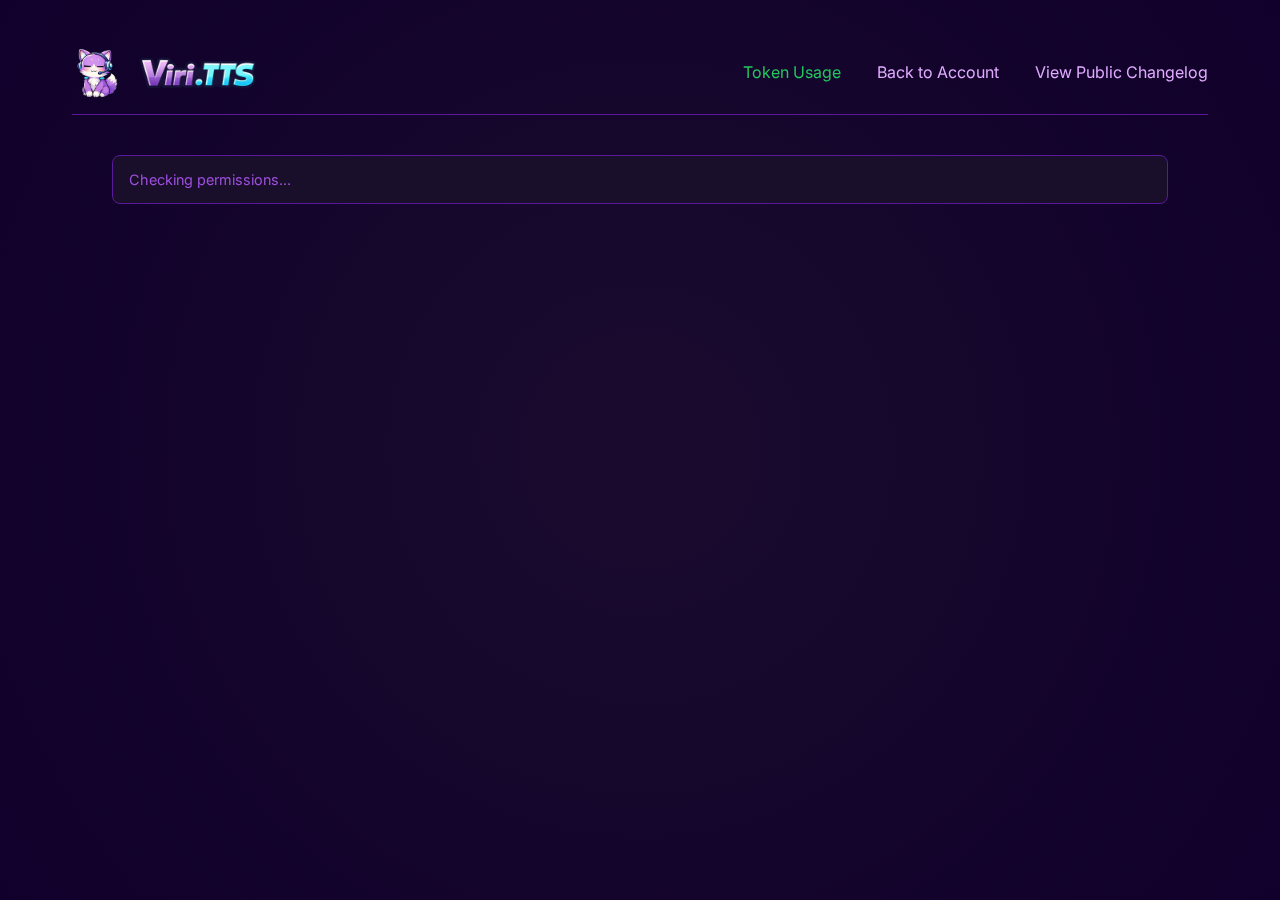
<file: admin.html>
<!DOCTYPE html>
<html lang="en">
<head>
  <meta charset="UTF-8">
  <meta name="viewport" content="width=device-width, initial-scale=1.0">
  <title>ViriTTS - Admin Dashboard</title>
  <link rel="stylesheet" href="style.css">
  <link href="https://fonts.googleapis.com/css2?family=Inter:wght@400;600;800&display=swap" rel="stylesheet">
  <style>
    /* ── Reset & base ────────────────────────────────────────── */
    *, *::before, *::after { box-sizing: border-box; }

    /* ── Animations ──────────────────────────────────────────── */
    @keyframes fadeSlideIn {
      from { opacity: 0; transform: translateY(12px); }
      to   { opacity: 1; transform: translateY(0); }
    }
    @keyframes sidebarFade {
      from { opacity: 0; transform: translateX(-10px); }
      to   { opacity: 1; transform: translateX(0); }
    }
    @keyframes tabIn {
      from { opacity: 0; transform: translateY(8px); }
      to   { opacity: 1; transform: translateY(0); }
    }

    /* ── Layout shell ────────────────────────────────────────── */
    .admin-shell {
      display: flex;
      gap: 0;
      min-height: calc(100vh - 100px);
      max-width: 1200px;
      margin: 32px auto 60px;
      border-radius: 20px;
      overflow: hidden;
      border: 1px solid rgba(124,58,237,0.2);
      box-shadow: 0 12px 60px rgba(0,0,0,0.5);
      animation: fadeSlideIn 0.4s cubic-bezier(0.22,1,0.36,1) both;
    }

    /* ── Sidebar ─────────────────────────────────────────────── */
    .admin-sidebar {
      width: 220px;
      flex-shrink: 0;
      background: rgba(10,4,24,0.95);
      border-right: 1px solid rgba(124,58,237,0.15);
      display: flex;
      flex-direction: column;
      padding: 28px 0 24px;
      animation: sidebarFade 0.4s ease both;
    }

    .sidebar-brand {
      padding: 0 20px 24px;
      border-bottom: 1px solid rgba(124,58,237,0.12);
      margin-bottom: 16px;
    }
    .sidebar-brand h2 {
      font-size: 1rem;
      font-weight: 800;
      margin: 0 0 2px;
      background: linear-gradient(135deg, #a78bfa, #06b6d4);
      -webkit-background-clip: text;
      -webkit-text-fill-color: transparent;
    }
    .sidebar-brand p {
      font-size: 0.72rem;
      color: #4b5563;
      margin: 0;
    }

    .sidebar-section-label {
      font-size: 0.68rem;
      font-weight: 700;
      color: #4b5563;
      text-transform: uppercase;
      letter-spacing: 0.08em;
      padding: 12px 20px 6px;
    }

    .nav-tab {
      display: flex;
      align-items: center;
      gap: 10px;
      padding: 10px 20px;
      background: transparent;
      border: none;
      color: #6b7280;
      cursor: pointer;
      transition: all 0.18s;
      font-weight: 500;
      font-size: 0.9rem;
      font-family: inherit;
      width: 100%;
      text-align: left;
      border-left: 3px solid transparent;
      border-radius: 0;
      position: relative;
    }
    .nav-tab .tab-icon { font-size: 1rem; flex-shrink: 0; }
    .nav-tab .tab-label { flex: 1; }

    .nav-tab:hover:not(.active) {
      color: #a78bfa;
      background: rgba(167,139,250,0.06);
      border-left-color: rgba(167,139,250,0.3);
    }
    .nav-tab.active {
      color: #e2e8f0;
      background: rgba(124,58,237,0.12);
      border-left-color: #a78bfa;
      font-weight: 600;
    }

    .sidebar-footer {
      margin-top: auto;
      padding: 16px 20px 0;
      border-top: 1px solid rgba(124,58,237,0.12);
    }
    .sidebar-footer a {
      display: flex;
      align-items: center;
      gap: 8px;
      color: #22c55e;
      text-decoration: none;
      font-size: 0.83rem;
      font-weight: 600;
      padding: 8px 0;
      transition: opacity 0.15s;
    }
    .sidebar-footer a:hover { opacity: 0.8; }

    /* ── Main content area ───────────────────────────────────── */
    .admin-main {
      flex: 1;
      background: rgba(15,5,30,0.92);
      backdrop-filter: blur(16px);
      overflow-y: auto;
    }

    /* Status check area */
    .admin-status-wrap {
      padding: 40px;
    }

    /* Tab panels */
    .tab-content {
      display: none;
      padding: 36px 40px;
      animation: tabIn 0.25s ease both;
    }
    .tab-content.active { display: block; }

    /* Tab header */
    .tab-header {
      margin-bottom: 28px;
      padding-bottom: 20px;
      border-bottom: 1px solid rgba(124,58,237,0.15);
    }
    .tab-header h3 {
      font-size: 1.35rem;
      font-weight: 800;
      margin: 0 0 4px;
      color: #e2e8f0;
    }
    .tab-header p {
      font-size: 0.875rem;
      color: #6b7280;
      margin: 0;
    }
    .tab-header-row {
      display: flex;
      justify-content: space-between;
      align-items: flex-end;
      flex-wrap: wrap;
      gap: 12px;
    }

    /* ── Section cards (content grouping) ───────────────────── */
    .admin-section {
      background: rgba(255,255,255,0.025);
      border: 1px solid rgba(124,58,237,0.15);
      border-radius: 14px;
      padding: 24px;
      margin-bottom: 20px;
    }
    .admin-section-title {
      font-size: 0.8rem;
      font-weight: 700;
      color: #7c3aed;
      text-transform: uppercase;
      letter-spacing: 0.07em;
      margin: 0 0 16px;
    }

    /* ── Form elements ───────────────────────────────────────── */
    .form-group { margin-bottom: 16px; }
    .form-group label {
      display: block;
      margin-bottom: 6px;
      font-weight: 600;
      font-size: 0.8rem;
      color: #9ca3af;
      text-transform: uppercase;
      letter-spacing: 0.04em;
    }
    .form-input {
      width: 100%;
      padding: 10px 14px;
      background: rgba(255,255,255,0.04);
      border: 1px solid rgba(124,58,237,0.22);
      border-radius: 8px;
      color: #e2e8f0;
      font-family: inherit;
      font-size: 0.9rem;
      transition: border-color 0.2s, box-shadow 0.2s;
      box-sizing: border-box;
    }
    .form-input:focus {
      outline: none;
      border-color: rgba(167,139,250,0.5);
      box-shadow: 0 0 0 3px rgba(167,139,250,0.1);
    }
    select.form-input { cursor: pointer; }
    .form-textarea { height: 110px; resize: vertical; }

    input[type="radio"]   { accent-color: #22c55e; }
    input[type="checkbox"] { accent-color: #a78bfa; cursor: pointer; }

    .form-row {
      display: grid;
      grid-template-columns: 1fr 1fr;
      gap: 14px;
    }
    @media (max-width: 600px) { .form-row { grid-template-columns: 1fr; } }

    /* ── Checkboxes inline ───────────────────────────────────── */
    .check-row {
      display: flex;
      gap: 24px;
      align-items: center;
      padding: 10px 0;
    }
    .check-row label {
      display: flex;
      align-items: center;
      gap: 7px;
      cursor: pointer;
      font-size: 0.88rem;
      color: #d1d5db;
      font-weight: 500;
    }

    /* ── Toggle switch ── */
    .toggle-switch { position:relative; display:inline-block; width:44px; height:24px; flex-shrink:0; }
    .toggle-switch input { opacity:0; width:0; height:0; }
    .toggle-slider {
      position:absolute; cursor:pointer; inset:0;
      background:#374151; border-radius:24px;
      transition: background 0.2s;
    }
    .toggle-slider:before {
      content:""; position:absolute;
      height:18px; width:18px;
      left:3px; bottom:3px;
      background:#fff; border-radius:50%;
      transition: transform 0.2s;
    }
    .toggle-switch input:checked + .toggle-slider { background:#7c3aed; }
    .toggle-switch input:checked + .toggle-slider:before { transform:translateX(20px); }

    /* ── List items (announcements, signups, users, licenses) ── */
    .announcement-item {
      background: rgba(255,255,255,0.03);
      border: 1px solid rgba(124,58,237,0.15);
      border-radius: 12px;
      padding: 16px 18px;
      margin-bottom: 12px;
      display: flex;
      justify-content: space-between;
      align-items: flex-start;
      gap: 14px;
      transition: border-color 0.18s;
      animation: fadeSlideIn 0.28s ease both;
    }
    .announcement-item:hover { border-color: rgba(167,139,250,0.3); }
    .announcement-info h4 { margin: 0 0 4px; color: #a78bfa; font-size: 0.95rem; }
    .announcement-info p  { margin: 3px 0 0; font-size: 0.83rem; color: #6b7280; line-height: 1.5; }

    /* ── Badges ──────────────────────────────────────────────── */
    .badge {
      padding: 3px 9px;
      border-radius: 20px;
      font-size: 0.72rem;
      font-weight: 700;
      margin-left: 8px;
      display: inline-block;
    }
    .badge-critical { background: rgba(239,68,68,0.15); color: #f87171; border: 1px solid rgba(239,68,68,0.3); }
    .badge-active   { background: rgba(34,197,94,0.15);  color: #4ade80; border: 1px solid rgba(34,197,94,0.3); }

    /* ── Btn tweaks ──────────────────────────────────────────── */
    .btn {
      transition: transform 0.15s ease, box-shadow 0.15s ease !important;
    }
    .btn:hover:not(:disabled) {
      transform: translateY(-1px);
      box-shadow: 0 4px 16px rgba(124,58,237,0.25);
    }
    .btn:active:not(:disabled) { transform: translateY(0); }

    /* ── Responsive sidebar collapse ────────────────────────── */
    @media (max-width: 720px) {
      .admin-shell { flex-direction: column; border-radius: 14px; }
      .admin-sidebar { width: 100%; flex-direction: row; flex-wrap: wrap; padding: 12px; border-right: none; border-bottom: 1px solid rgba(124,58,237,0.15); }
      .sidebar-brand, .sidebar-section-label, .sidebar-footer { display: none; }
      .nav-tab { width: auto; border-left: none; border-bottom: 3px solid transparent; border-radius: 8px; padding: 8px 14px; font-size: 0.82rem; }
      .nav-tab.active { border-bottom-color: #a78bfa; background: rgba(124,58,237,0.15); }
      .tab-content { padding: 20px; }
    }

    .hidden { display: none !important; }
    .auth-status { padding: 12px 16px; border-radius: 8px; font-size: 0.9rem; }
  </style>
</head>
<body>
  <div id="interactive-bg"></div>

  <div class="container">
    <header>
      <a href="index.html" class="logo">
        <img src="images/Viritts1.png" alt="ViriTTS Logo Icon" style="height: 50px;">
        <img src="images/virittstextonly.png" alt="ViriTTS Text Logo" style="height: 40px;">
      </a>
      <nav>
        <a href="admin-usage.html" style="color: #22c55e;">Token Usage</a>
        <a href="account.html">Back to Account</a>
        <a href="changelog.html">View Public Changelog</a>
      </nav>
    </header>

    <!-- Admin permission check (shown before content loads) -->
    <div id="admin-status-wrap" class="admin-status-wrap">
      <div id="admin-status" class="auth-status">Checking permissions...</div>
    </div>

    <!-- Main shell (sidebar + content) -->
    <div class="admin-shell hidden" id="admin-content">

      <!-- ── Sidebar ──────────────────────────────────────────── -->
      <aside class="admin-sidebar">
        <div class="sidebar-brand">
          <h2>Admin Dashboard</h2>
          <p>ViriTTS Control Panel</p>
        </div>

        <span class="sidebar-section-label">Content</span>
        <button class="nav-tab active" data-tab="publish">
          <span class="tab-icon">🚀</span><span class="tab-label">Publish Update</span>
        </button>
        <button class="nav-tab" data-tab="announcements">
          <span class="tab-icon">📢</span><span class="tab-label">Announcements</span>
        </button>

        <span class="sidebar-section-label">System</span>
        <button class="nav-tab" data-tab="ai-engine">
          <span class="tab-icon">🤖</span><span class="tab-label">AI Engine</span>
        </button>
        <button class="nav-tab" data-tab="storage">
          <span class="tab-icon">☁️</span><span class="tab-label">Storage (R2)</span>
        </button>

        <span class="sidebar-section-label">Users</span>
        <button class="nav-tab" data-tab="licenses">
          <span class="tab-icon">🔑</span><span class="tab-label">Licenses</span>
        </button>
        <button class="nav-tab" data-tab="users">
          <span class="tab-icon">👥</span><span class="tab-label">Users</span>
        </button>
        <button class="nav-tab" data-tab="beta-signups">
          <span class="tab-icon">🧪</span>
          <span class="tab-label">Beta Signups</span>
          <span id="beta-signups-badge" style="background:#d946ef;color:white;border-radius:10px;padding:1px 7px;font-size:0.72em;display:none;"></span>
        </button>

        <div class="sidebar-footer">
          <a href="admin-usage.html">📊 Token Usage Dashboard</a>
          <a href="account.html" style="color:#6b7280;">← Back to Account</a>
        </div>
      </aside>

      <!-- ── Tab content ──────────────────────────────────────── -->
      <main class="admin-main">

        <!-- Tab: Publish Update -->
        <div class="tab-content active" id="tab-publish">
          <div class="tab-header">
            <h3>🚀 Publish Update</h3>
            <p>Set which version users see and can download. Only one version is active at a time.</p>
          </div>
          <div id="versions-list">
            <div style="text-align:center;padding:40px;color:#4b5563;">Loading versions...</div>
          </div>

          <!-- Front Page Settings -->
          <div class="admin-section" style="margin-top:24px;">
            <div class="admin-section-title">🎛️ Front Page Settings</div>
            <div class="check-row" style="justify-content:space-between; align-items:center; padding:14px 0;">
              <div>
                <div style="font-weight:600; color:#e2e8f0; font-size:0.95rem;">Show Testers Carousel</div>
                <div style="font-size:0.8rem; color:#4b5563; margin-top:3px;">Display the "Currently Testing ViriTTS" spotlight on the front page.</div>
              </div>
              <label class="toggle-switch" id="carousel-toggle-wrap">
                <input type="checkbox" id="carousel-enabled" checked>
                <span class="toggle-slider"></span>
              </label>
            </div>
            <div style="margin-top:6px;">
              <button class="admin-btn" id="save-site-settings">💾 Save Settings</button>
              <span id="site-settings-status" style="margin-left:12px; font-size:0.82rem; color:#4b5563;"></span>
            </div>
          </div>
        </div>

        <!-- Tab: Announcements -->
        <div class="tab-content" id="tab-announcements">
          <div class="tab-header">
            <h3>📢 Announcements</h3>
            <p>Post notices and changelogs visible to all users.</p>
          </div>

          <div class="admin-section">
            <div class="admin-section-title">New Announcement</div>
            <div class="form-row">
              <div class="form-group">
                <label>Version</label>
                <input id="manual-version" type="text" placeholder="e.g. 1.0.1" class="form-input">
              </div>
              <div class="form-group">
                <label>Title</label>
                <input id="manual-title" type="text" placeholder="Announcement Title" class="form-input">
              </div>
            </div>
            <div class="form-group">
              <label>Content</label>
              <textarea id="manual-content" placeholder="Announcement content..." class="form-input form-textarea"></textarea>
            </div>
            <div class="form-group">
              <label>Download URL <span style="font-weight:400;text-transform:none;color:#4b5563;">(optional)</span></label>
              <input id="manual-url" type="text" placeholder="https://download.viritts.com/..." class="form-input">
            </div>
            <div class="check-row">
              <label><input id="manual-critical" type="checkbox"> Critical</label>
              <label><input id="manual-active" type="checkbox" checked> Active</label>
            </div>
            <button id="save-announcement" class="btn" style="margin-top:12px;width:100%;">Post Announcement</button>
          </div>

          <div class="admin-section">
            <div class="admin-section-title">Existing Announcements</div>
            <div id="announcements-list">Loading...</div>
          </div>
        </div>

        <!-- Tab: AI Engine -->
        <div class="tab-content" id="tab-ai-engine">
          <div class="tab-header">
            <h3>🤖 AI Engine</h3>
            <p>Switch the global AI provider and model for all Built-in AI users instantly.</p>
          </div>
          <div class="admin-section">
            <div class="admin-section-title">Global Configuration</div>
            <div class="form-row">
              <div class="form-group">
                <label>Provider</label>
                <select id="ai-provider" class="form-input">
                  <option value="openai">OpenAI</option>
                  <option value="grok">Grok (X.AI)</option>
                </select>
              </div>
              <div class="form-group">
                <label>Model</label>
                <input id="ai-model" type="text" placeholder="e.g. gpt-4o-mini" class="form-input">
              </div>
            </div>
            <button id="update-ai-config" class="btn btn-outline" style="border-color:#06b6d4;color:#06b6d4;width:100%;margin-top:4px;">Update Global AI Engine</button>
          </div>
        </div>

        <!-- Tab: Licenses -->
        <div class="tab-content" id="tab-licenses">
          <div class="tab-header">
            <h3>🔑 Licenses</h3>
            <p>Generate and assign license keys to beta users.</p>
          </div>

          <div class="admin-section">
            <div class="admin-section-title">Generate License Key</div>
            <div class="form-row">
              <div class="form-group">
                <label>User Email</label>
                <input id="license-email" type="email" placeholder="user@example.com" class="form-input">
              </div>
              <div class="form-group">
                <label>Duration (Days)</label>
                <input id="license-duration" type="number" value="30" class="form-input">
              </div>
            </div>
            <div class="form-row">
              <div class="form-group">
                <label>License Key <span style="font-weight:400;text-transform:none;color:#4b5563;">(blank = auto-generate)</span></label>
                <input id="license-key-input" type="text" placeholder="VIRI-BETA-XXXX-XXXX" class="form-input">
              </div>
              <div class="form-group">
                <label>Initial Status</label>
                <select id="license-status-select" class="form-input">
                  <option value="active">Active</option>
                  <option value="inactive">Inactive</option>
                </select>
              </div>
            </div>
            <div id="license-status" style="margin-bottom:10px;font-size:0.88rem;"></div>
            <button id="generate-license" class="btn" style="width:100%;background:linear-gradient(135deg,#22c55e,#06b6d4);">🔑 Generate & Assign License</button>
          </div>

          <div class="admin-section">
            <div class="admin-section-title">Recent Licenses</div>
            <div id="admin-licenses-list">Loading...</div>
          </div>
        </div>

        <!-- Tab: Users -->
        <div class="tab-content" id="tab-users">
          <div class="tab-header">
            <div class="tab-header-row">
              <div>
                <h3>👥 Users</h3>
                <p>View accounts. Delete a user to wipe auth + profile + licenses + usage records.</p>
              </div>
              <div style="display:flex;gap:10px;align-items:center;flex-wrap:wrap;">
                <input id="users-search" class="form-input" type="text" placeholder="Search by email..." style="width:220px;">
                <button id="refresh-users" class="btn btn-outline" style="border-color:#06b6d4;color:#06b6d4;white-space:nowrap;">🔄 Refresh</button>
              </div>
            </div>
          </div>
          <div id="users-list">
            <div style="text-align:center;padding:40px;color:#4b5563;">Loading users...</div>
          </div>
        </div>

        <!-- Tab: Beta Signups -->
        <div class="tab-content" id="tab-beta-signups">
          <div class="tab-header">
            <div class="tab-header-row">
              <div>
                <h3>🧪 Beta Signups</h3>
                <p>Approve applicants to auto-generate a license key and email it to them.</p>
              </div>
              <div style="display:flex;gap:10px;align-items:center;">
                <select id="beta-filter" class="form-input" style="width:auto;">
                  <option value="all">All</option>
                  <option value="pending" selected>Pending</option>
                  <option value="approved">Approved</option>
                  <option value="rejected">Rejected</option>
                </select>
                <button id="refresh-signups" class="btn btn-outline" style="border-color:#06b6d4;color:#06b6d4;white-space:nowrap;">🔄 Refresh</button>
              </div>
            </div>
          </div>
          <div id="beta-signups-list">
            <div style="text-align:center;padding:40px;color:#4b5563;">Loading signups...</div>
          </div>
        </div>

        <!-- Tab: Storage -->
        <div class="tab-content" id="tab-storage">
          <div class="tab-header">
            <h3>☁️ Storage (R2)</h3>
            <p>Configure Cloudflare R2 credentials and upload new app versions.</p>
          </div>

          <div class="admin-section">
            <div class="admin-section-title">R2 Credentials</div>
            <div class="form-row">
              <div class="form-group">
                <label>Account ID</label>
                <input id="r2-account-id" type="text" placeholder="xxx..." class="form-input">
              </div>
              <div class="form-group">
                <label>Bucket Name</label>
                <input id="r2-bucket-name" type="text" placeholder="viritts-updates" class="form-input">
              </div>
            </div>
            <div class="form-row">
              <div class="form-group">
                <label>Access Key ID</label>
                <input id="r2-access-key" type="text" placeholder="xxx..." class="form-input">
              </div>
              <div class="form-group">
                <label>Secret Access Key</label>
                <input id="r2-secret-key" type="password" placeholder="xxx..." class="form-input">
              </div>
            </div>
            <div class="form-group">
              <label>Public Download URL</label>
              <input id="r2-public-url" type="text" placeholder="https://pub-xxx.r2.dev" class="form-input">
            </div>
            <button id="save-r2-config" class="btn btn-outline" style="border-color:#22c55e;color:#22c55e;width:100%;margin-top:4px;">Save R2 Settings</button>
          </div>

          <div class="admin-section">
            <div class="admin-section-title">Upload New Version</div>
            <div class="form-row">
              <div class="form-group">
                <label>Version</label>
                <input id="upload-version" type="text" placeholder="e.g. 1.0.1" class="form-input">
              </div>
              <div class="form-group">
                <label>Title</label>
                <input id="upload-title" type="text" placeholder="Update Title" class="form-input">
              </div>
            </div>
            <div class="form-group">
              <label>Changelog / Content</label>
              <textarea id="upload-content" placeholder="Describe the changes..." class="form-input form-textarea"></textarea>
            </div>
            <div class="check-row">
              <label><input id="upload-critical" type="checkbox"> Critical Update</label>
            </div>
            <div class="form-group" style="margin-top:12px;">
              <label>Select File (.exe or .zip)</label>
              <input id="update-file" type="file" class="form-input">
            </div>
            <div id="upload-status" style="margin:10px 0;font-size:0.88rem;"></div>
            <button id="upload-to-r2" class="btn" style="width:100%;background:linear-gradient(135deg,#d946ef,#06b6d4);">☁️ Upload to R2</button>
          </div>
        </div>

      </main>
    </div>
  </div>

  <script type="module">
    import { createClient } from "https://esm.sh/@supabase/supabase-js@2";
    
    // Helper function to sign AWS requests (S3/R2 compatible)
    async function signRequest(method, url, headers, body, credentials) {
      const encoder = new TextEncoder();
      
      async function hmacSha256(key, message) {
        const cryptoKey = await crypto.subtle.importKey(
          "raw", key, { name: "HMAC", hash: "SHA-256" }, false, ["sign"]
        );
        return new Uint8Array(await crypto.subtle.sign("HMAC", cryptoKey, encoder.encode(message)));
      }
      
      async function sha256(message) {
        const hash = await crypto.subtle.digest("SHA-256", typeof message === "string" ? encoder.encode(message) : message);
        return Array.from(new Uint8Array(hash)).map(b => b.toString(16).padStart(2, "0")).join("");
      }
      
      const urlObj = new URL(url);
      const datetime = new Date().toISOString().replace(/[:-]|\.\d{3}/g, "");
      const date = datetime.slice(0, 8);
      const host = urlObj.host;
      const region = "auto";
      const service = "s3";
      
      const payloadHash = await sha256(body || "");
      
      const canonicalHeaders = `host:${host}\nx-amz-content-sha256:${payloadHash}\nx-amz-date:${datetime}\n`;
      const signedHeaders = "host;x-amz-content-sha256;x-amz-date";
      
      const canonicalRequest = [
        method,
        urlObj.pathname,
        urlObj.search.slice(1),
        canonicalHeaders,
        signedHeaders,
        payloadHash
      ].join("\n");
      
      const scope = `${date}/${region}/${service}/aws4_request`;
      const stringToSign = [
        "AWS4-HMAC-SHA256",
        datetime,
        scope,
        await sha256(canonicalRequest)
      ].join("\n");
      
      let key = encoder.encode("AWS4" + credentials.secretAccessKey);
      key = await hmacSha256(key, date);
      key = await hmacSha256(key, region);
      key = await hmacSha256(key, service);
      key = await hmacSha256(key, "aws4_request");
      
      const signature = Array.from(await hmacSha256(key, stringToSign))
        .map(b => b.toString(16).padStart(2, "0")).join("");
      
      return {
        "x-amz-date": datetime,
        "x-amz-content-sha256": payloadHash,
        "Authorization": `AWS4-HMAC-SHA256 Credential=${credentials.accessKeyId}/${scope}, SignedHeaders=${signedHeaders}, Signature=${signature}`
      };
    }

    const SUPABASE_URL = "https://rgigtqpesabuyaumibaj.supabase.co";
    const SUPABASE_ANON_KEY = "eyJhbGciOiJIUzI1NiIsInR5cCI6IkpXVCJ9.eyJpc3MiOiJzdXBhYmFzZSIsInJlZiI6InJnaWd0cXBlc2FidXlhdW1pYmFqIiwicm9sZSI6ImFub24iLCJpYXQiOjE3Njg3NTA2OTcsImV4cCI6MjA4NDMyNjY5N30.MaMvKpVPqCQONsNaYifkSvVFmYbT5c4HYpi_qieN4H0";
    const supabase = createClient(SUPABASE_URL, SUPABASE_ANON_KEY);

    const statusEl = document.getElementById("admin-status");
    const contentEl = document.getElementById("admin-content");
    const listEl = document.getElementById("announcements-list");
    const aiProviderEl = document.getElementById("ai-provider");
    const aiModelEl = document.getElementById("ai-model");
    const r2AccountIdEl = document.getElementById("r2-account-id");
    const r2AccessKeyEl = document.getElementById("r2-access-key");
    const r2SecretKeyEl = document.getElementById("r2-secret-key");
    const r2BucketNameEl = document.getElementById("r2-bucket-name");
    const r2PublicUrlEl = document.getElementById("r2-public-url");

    async function checkAdmin() {
      try {
        console.log("Checking admin status...");
        statusEl.textContent = "🔍 Verifying permissions...";
        
        const { data: { user }, error: userError } = await supabase.auth.getUser();
        console.log("User check:", user ? `Logged in as ${user.email}` : "Not logged in", userError);
        
        if (userError) {
          console.error("Auth error:", userError);
          statusEl.textContent = "⚠️ Auth error: " + userError.message;
          statusEl.className = "auth-status error";
          setTimeout(() => window.location.href = "account.html", 2000);
          return;
        }
        
        if (!user) {
          console.log("No user found, redirecting to login...");
          statusEl.textContent = "⚠️ Not logged in. Redirecting...";
          setTimeout(() => window.location.href = "account.html", 1000);
          return;
        }

        statusEl.textContent = `🔍 Checking admin rights for ${user.email}...`;
        
        const { data: profile, error: profileError } = await supabase
          .from("profiles")
          .select("is_admin")
          .eq("id", user.id)
          .single();

        console.log("Profile check:", profile, "Error:", profileError);

        if (profileError) {
          console.error("Profile error:", profileError);
          statusEl.textContent = "⚠️ Error checking profile: " + profileError.message;
          statusEl.className = "auth-status error";
          return;
        }
        
        if (!profile?.is_admin) {
          console.log("User is not admin");
          statusEl.textContent = "❌ Access Denied: You are not an admin.";
          statusEl.className = "auth-status error";
          return;
        }

        console.log("Admin access granted!");
        // Hide the status wrap and reveal the main shell
        document.getElementById("admin-status-wrap").classList.add("hidden");
        contentEl.classList.remove("hidden");
        
        loadAnnouncements();
        loadAIConfig();
        loadR2Config();
        loadVersions();
        loadSiteSettings();
        loadBetaSignups();
        loadUsers();
      } catch (err) {
        console.error("Unexpected error in checkAdmin:", err);
        statusEl.textContent = "❌ Unexpected error: " + err.message;
        statusEl.className = "auth-status error";
      }
    }

    // ── Site Settings (carousel toggle etc.) ─────────────────────
    async function loadSiteSettings() {
      try {
        const { data } = await supabase
          .from("site_settings")
          .select("value")
          .eq("key", "show_testers_carousel")
          .maybeSingle();
        // Default to true if row doesn't exist yet
        const enabled = data ? data.value !== "false" : true;
        document.getElementById("carousel-enabled").checked = enabled;
      } catch (e) {
        console.warn("Could not load site settings:", e);
      }
    }

    document.getElementById("save-site-settings").addEventListener("click", async () => {
      const statusEl = document.getElementById("site-settings-status");
      const enabled  = document.getElementById("carousel-enabled").checked;
      statusEl.textContent = "Saving…";
      statusEl.style.color = "#4b5563";
      try {
        const { error } = await supabase
          .from("site_settings")
          .upsert({ key: "show_testers_carousel", value: String(enabled) }, { onConflict: "key" });
        if (error) throw error;
        statusEl.textContent = "✓ Saved";
        statusEl.style.color = "#10b981";
        setTimeout(() => { statusEl.textContent = ""; }, 3000);
      } catch (e) {
        statusEl.textContent = "Error: " + e.message;
        statusEl.style.color = "#ef4444";
      }
    });

    async function loadVersions() {
      try {
        console.log("Loading versions...");
        const listEl = document.getElementById("versions-list");
        
        const { data, error } = await supabase
          .from("r2_versions")
          .select("*")
          .order("created_at", { ascending: false });

        console.log("Versions loaded:", data, "Error:", error);

        if (error) {
          console.error("Error loading versions:", error);
          listEl.innerHTML = `<p style="color: var(--error);">Error loading versions: ${error.message}</p>`;
          return;
        }

        if (!data || data.length === 0) {
          listEl.innerHTML = `<p style="text-align: center; color: var(--text-secondary); padding: 30px;">No versions uploaded yet. Go to Storage tab to upload your first version.</p>`;
          return;
        }

      listEl.innerHTML = data.map(ver => `
        <div class="announcement-item" style="flex-direction: column; align-items: flex-start; gap: 15px;">
          <div style="display: flex; justify-content: space-between; width: 100%; align-items: center;">
            <div class="announcement-info" style="flex: 1;">
              <h4 style="display: flex; align-items: center; gap: 10px;">
                v${ver.version}: ${ver.title}
                ${ver.is_critical ? '<span class="badge badge-critical">CRITICAL</span>' : ''}
                ${ver.is_active ? '<span class="badge badge-active">ACTIVE</span>' : '<span class="badge" style="background: #2d1b4e;">INACTIVE</span>'}
              </h4>
              <p>${ver.content ? ver.content.substring(0, 100) : 'No changelog'}${ver.content && ver.content.length > 100 ? '...' : ''}</p>
              <p style="font-size: 0.85em; color: #6b7280; margin-top: 5px;">
                📦 ${ver.file_name} • Uploaded: ${new Date(ver.created_at).toLocaleDateString()}
              </p>
            </div>
            <label style="display: flex; align-items: center; gap: 8px; cursor: pointer; user-select: none;">
              <input type="radio" name="active-version" value="${ver.id}" ${ver.is_active ? 'checked' : ''} 
                onchange="setActiveVersion('${ver.id}')" 
                style="width: 20px; height: 20px; cursor: pointer;">
              <span style="color: #22c55e; font-weight: 600;">Set as Active</span>
            </label>
          </div>
          <div style="display: flex; gap: 10px; width: 100%;">
            <a href="${ver.download_url}" target="_blank" class="btn btn-outline" style="border-color: #06b6d4; color: #06b6d4; padding: 8px 16px; font-size: 0.85em; text-decoration: none;">
              ⬇️ Download
            </a>
            <button class="btn btn-outline delete-version-btn" data-id="${ver.id}" style="border-color: #ff4444; color: #ff4444; padding: 8px 16px; font-size: 0.85em;">
              🗑️ Delete
            </button>
          </div>
        </div>
      `).join("");

      // Add delete handlers
      document.querySelectorAll(".delete-version-btn").forEach(btn => {
        btn.addEventListener("click", async () => {
          const id = btn.getAttribute("data-id");
          if (!confirm("Are you sure you want to delete this version?")) return;
          
          const { error } = await supabase.from("r2_versions").delete().eq("id", id);
          if (error) {
            alert("Error deleting: " + error.message);
          } else {
            loadVersions();
          }
        });
      });
    } catch (err) {
      console.error("Error in loadVersions:", err);
      document.getElementById("versions-list").innerHTML = 
        `<p style="color: var(--error);">Unexpected error: ${err.message}</p>`;
    }
  }

    window.setActiveVersion = async function(versionId) {
      // First, deactivate all versions
      await supabase
        .from("r2_versions")
        .update({ is_active: false })
        .neq("id", "00000000-0000-0000-0000-000000000000");
      
      // Then activate the selected one
      const { error } = await supabase
        .from("r2_versions")
        .update({ is_active: true })
        .eq("id", versionId);

      if (error) {
        alert("Error setting active version: " + error.message);
      } else {
        // Reload to reflect changes
        loadVersions();
        
        // Also update announcement to match
        const { data: version } = await supabase
          .from("r2_versions")
          .select("*")
          .eq("id", versionId)
          .single();
        
        if (version) {
          // Deactivate old announcements
          await supabase
            .from("announcements")
            .update({ active: false })
            .neq("id", "00000000-0000-0000-0000-000000000000");
          
          // Create/update announcement for this version
          await supabase.from("announcements").upsert({
            version: version.version,
            title: version.title,
            content: version.content,
            download_url: version.download_url,
            is_critical: version.is_critical,
            active: true
          }, { onConflict: "version" });
          
          alert(`Version ${version.version} is now active!`);
        }
      }
    };

    async function loadR2Config() {
      try {
        console.log("Loading R2 config...");
        const { data, error } = await supabase
          .from("system_config")
          .select("value")
          .eq("key", "r2_storage_config")
          .single();

        console.log("R2 config loaded:", data ? "Found" : "Not found", "Error:", error);

        if (error && error.code !== 'PGRST116') {
          // PGRST116 = no rows returned, which is fine (config not set yet)
          console.error("Error loading R2 config:", error);
        }

        if (data) {
          r2AccountIdEl.value = data.value.account_id || "";
          r2AccessKeyEl.value = data.value.access_key || "";
          r2SecretKeyEl.value = data.value.secret_key || "";
          r2BucketNameEl.value = data.value.bucket_name || "";
          r2PublicUrlEl.value = data.value.public_url || "";
        }
      } catch (err) {
        console.error("Unexpected error in loadR2Config:", err);
      }
    }

    async function loadAIConfig() {
      try {
        console.log("Loading AI config...");
        const { data, error } = await supabase
          .from("system_config")
          .select("value")
          .eq("key", "builtin_ai_provider")
          .single();

        console.log("AI config loaded:", data ? "Found" : "Not found", "Error:", error);

        if (error && error.code !== 'PGRST116') {
          console.error("Error loading AI config:", error);
        }

        if (data) {
          aiProviderEl.value = data.value.provider;
          aiModelEl.value = data.value.model;
        }
      } catch (err) {
        console.error("Unexpected error in loadAIConfig:", err);
      }
    }

    async function loadAnnouncements() {
      try {
        console.log("Loading announcements...");
        const { data, error } = await supabase
          .from("announcements")
          .select("*")
          .order("created_at", { ascending: false });

        console.log("Announcements loaded:", data ? `${data.length} found` : "None", "Error:", error);

        if (error) {
          console.error("Error loading announcements:", error);
          listEl.textContent = "Error loading announcements: " + error.message;
          return;
        }

        if (!data || data.length === 0) {
          listEl.textContent = "No announcements found.";
          return;
        }

      listEl.innerHTML = data.map(ann => `
        <div class="announcement-item">
          <div class="announcement-info">
            <h4>v${ann.version}: ${ann.title} 
              ${ann.is_critical ? '<span class="badge badge-critical">CRITICAL</span>' : ''}
              ${ann.active ? '<span class="badge badge-active">ACTIVE</span>' : ''}
            </h4>
            <p>${ann.content.substring(0, 100)}${ann.content.length > 100 ? '...' : ''}</p>
          </div>
          <button class="btn btn-outline delete-btn" data-id="${ann.id}" style="border-color: #ff4444; color: #ff4444; padding: 5px 10px; font-size: 0.8em;">Delete</button>
        </div>
      `).join("");

      document.querySelectorAll(".delete-btn").forEach(btn => {
        btn.addEventListener("click", async () => {
          const id = btn.getAttribute("data-id");
          if (!confirm("Are you sure you want to delete this announcement?")) return;
          
          const { error } = await supabase.from("announcements").delete().eq("id", id);
          if (error) alert("Error deleting: " + error.message);
          else loadAnnouncements();
        });
      });
    } catch (err) {
      console.error("Unexpected error in loadAnnouncements:", err);
      listEl.textContent = "Unexpected error: " + err.message;
    }
  }

    document.getElementById("save-announcement").addEventListener("click", async () => {
      const version = document.getElementById("manual-version").value.trim();
      const title = document.getElementById("manual-title").value.trim();
      const content = document.getElementById("manual-content").value.trim();
      const url = document.getElementById("manual-url").value.trim();
      const is_critical = document.getElementById("manual-critical").checked;
      const active = document.getElementById("manual-active").checked;

      if (!version || !title || !content) {
        alert("Please fill in version, title, and content.");
        return;
      }

      const { error } = await supabase.from("announcements").insert([{
        version, title, content, download_url: url, is_critical, active
      }]);

      if (error) {
        alert("Error saving: " + error.message);
      } else {
        alert("Announcement posted!");
        // Clear form
        document.getElementById("manual-version").value = "";
        document.getElementById("manual-title").value = "";
        document.getElementById("manual-content").value = "";
        document.getElementById("manual-url").value = "";
        loadAnnouncements();
      }
    });

    // Tab switching logic
    document.querySelectorAll(".nav-tab").forEach(tab => {
      tab.addEventListener("click", () => {
        if (!tab.dataset.tab) return;
        document.querySelectorAll(".nav-tab").forEach(t => t.classList.remove("active"));
        document.querySelectorAll(".tab-content").forEach(c => c.classList.remove("active"));
        tab.classList.add("active");
        const tabEl = document.getElementById(`tab-${tab.dataset.tab}`);
        if (!tabEl) return;
        tabEl.classList.add("active");
        // Re-trigger tab animation
        tabEl.style.animation = "none";
        void tabEl.offsetWidth;
        tabEl.style.animation = "";
      });
    });

    document.getElementById("save-r2-config").addEventListener("click", async () => {
      const config = {
        account_id: r2AccountIdEl.value.trim(),
        access_key: r2AccessKeyEl.value.trim(),
        secret_key: r2SecretKeyEl.value.trim(),
        bucket_name: r2BucketNameEl.value.trim(),
        public_url: r2PublicUrlEl.value.trim()
      };

      const { error } = await supabase
        .from("system_config")
        .upsert({ 
          key: "r2_storage_config", 
          value: config,
          updated_at: new Date().toISOString()
        });

      if (error) alert("Error saving R2 config: " + error.message);
      else alert("R2 Configuration saved!");
    });

    document.getElementById("upload-to-r2").addEventListener("click", async () => {
      const file = document.getElementById("update-file").files[0];
      const version = document.getElementById("upload-version").value.trim();
      const title = document.getElementById("upload-title").value.trim();
      const content = document.getElementById("upload-content").value.trim();
      const is_critical = document.getElementById("upload-critical").checked;
      const statusEl = document.getElementById("upload-status");

      if (!file || !version || !title || !content) {
        alert("Please fill in version, title, content and select a file.");
        return;
      }

      statusEl.textContent = "⏳ Initializing upload...";
      statusEl.style.color = "var(--text-secondary)";

      try {
        const accountId = r2AccountIdEl.value.trim();
        const bucketName = r2BucketNameEl.value.trim();
        const credentials = {
          accessKeyId: r2AccessKeyEl.value.trim(),
          secretAccessKey: r2SecretKeyEl.value.trim(),
        };

        // 1. Read file as ArrayBuffer (browser-compatible)
        const remotePath = `updates/${version}/${file.name}`;
        statusEl.textContent = `⏳ Reading ${file.name}...`;
        
        const fileBuffer = await file.arrayBuffer();
        const fileBytes = new Uint8Array(fileBuffer);
        
        statusEl.textContent = `⏳ Uploading ${file.name}...`;
        
        // Build the R2 URL and sign the request
        const r2Url = `https://${bucketName}.${accountId}.r2.cloudflarestorage.com/${remotePath}`;
        const authHeaders = await signRequest("PUT", r2Url, {}, fileBytes, credentials);
        
        const uploadResponse = await fetch(r2Url, {
          method: "PUT",
          headers: {
            ...authHeaders,
            "Content-Type": file.type || "application/octet-stream",
          },
          body: fileBytes
        });
        
        if (!uploadResponse.ok) {
          const errorText = await uploadResponse.text();
          throw new Error(`Upload failed: ${uploadResponse.status} - ${errorText}`);
        }

        // 2. Save version to Supabase
        statusEl.textContent = "⏳ Saving version info...";
        const publicBaseUrl = r2PublicUrlEl.value.trim().replace(/\/$/, "");
        const downloadUrl = `${publicBaseUrl}/${remotePath}`;
        
        const { data: userData } = await supabase.auth.getUser();
        
        const { error: versionError } = await supabase.from("r2_versions").insert([{
          version,
          title,
          content,
          file_name: file.name,
          file_path: remotePath,
          download_url: downloadUrl,
          is_critical,
          is_active: false,
          uploaded_by: userData?.user?.id
        }]);

        if (versionError) throw versionError;

        statusEl.textContent = "✅ Successfully uploaded to R2!";
        statusEl.style.color = "var(--success)";
        
        // Clear form
        document.getElementById("upload-version").value = "";
        document.getElementById("upload-title").value = "";
        document.getElementById("upload-content").value = "";
        document.getElementById("upload-critical").checked = false;
        document.getElementById("update-file").value = "";
        
        // Reload versions list
        loadVersions();
        
        alert("Upload complete! Go to 'Publish Update' tab to set it as active.");
        
      } catch (err) {
        console.error(err);
        statusEl.textContent = "❌ Error: " + err.message;
        statusEl.style.color = "var(--error)";
      }
    });

    document.getElementById("update-ai-config").addEventListener("click", async () => {
      const provider = aiProviderEl.value;
      const model = aiModelEl.value.trim();

      if (!model) {
        alert("Please enter a model name.");
        return;
      }

      const { error } = await supabase
        .from("system_config")
        .upsert({ 
          key: "builtin_ai_provider", 
          value: { provider, model },
          updated_at: new Date().toISOString()
        });

      if (error) {
        alert("Error updating AI config: " + error.message);
      } else {
        alert("Global AI Engine updated! All apps will switch on next launch.");
      }
    });

    document.getElementById("generate-license").addEventListener("click", async () => {
      const email = document.getElementById("license-email").value.trim().toLowerCase();
      let key = document.getElementById("license-key-input").value.trim();
      const duration = parseInt(document.getElementById("license-duration").value) || 30;
      const status = document.getElementById("license-status-select").value;
      const statusEl = document.getElementById("license-status");

      if (!email) {
        alert("Please enter a user email.");
        return;
      }

      if (!key) {
        // Generate a random BETA key
        const randomStr = Math.random().toString(36).substring(2, 6).toUpperCase() + "-" + 
                          Math.random().toString(36).substring(2, 6).toUpperCase();
        key = `VIRI-BETA-${randomStr}`;
      }

      statusEl.textContent = "⏳ Generating license...";
      statusEl.style.color = "var(--text-secondary)";

      try {
        const expiresAt = new Date();
        expiresAt.setDate(expiresAt.getDate() + duration);

        const { error } = await supabase.from("licenses").insert([{
          license_key: key,
          email: email,
          status: status,
          expires_at: expiresAt.toISOString()
        }]);

        if (error) throw error;

        statusEl.textContent = `✅ License generated: ${key}`;
        statusEl.style.color = "var(--success)";
        
        document.getElementById("license-email").value = "";
        document.getElementById("license-key-input").value = "";
        
        loadAdminLicenses();
        alert(`BETA License ${key} has been assigned to ${email}`);
      } catch (err) {
        console.error(err);
        statusEl.textContent = "❌ Error: " + err.message;
        statusEl.style.color = "var(--error)";
      }
    });

    async function loadAdminLicenses() {
      const listEl = document.getElementById("admin-licenses-list");
      const { data, error } = await supabase
        .from("licenses")
        .select("*")
        .order("created_at", { ascending: false })
        .limit(10);

      if (error) {
        listEl.textContent = "Error loading licenses.";
        return;
      }

      if (!data || data.length === 0) {
        listEl.textContent = "No licenses found.";
        return;
      }

      // Resolve twitch names by license email (when available from beta signups).
      const emails = [...new Set(data.map(lic => String(lic.email || "").trim().toLowerCase()).filter(Boolean))];
      const twitchByEmail = new Map();
      const signupNameByEmail = new Map();
      if (emails.length > 0) {
        const { data: signupRows } = await supabase
          .from("beta_signups")
          .select("email,name,twitch_username,created_at")
          .in("email", emails)
          .order("created_at", { ascending: false });

        for (const row of (signupRows || [])) {
          const emailKey = String(row.email || "").trim().toLowerCase();
          if (!emailKey || twitchByEmail.has(emailKey)) continue;
          const signupName = String(row.name || "").trim();
          const twitch = String(row.twitch_username || "").trim();
          if (signupName) signupNameByEmail.set(emailKey, signupName);
          if (twitch) twitchByEmail.set(emailKey, twitch);
        }
      }

      listEl.innerHTML = data.map(lic => `
        <div class="announcement-item">
          <div class="announcement-info">
            <h4 style="display: flex; align-items: center; gap: 10px;">
              ${lic.license_key}
              <span class="badge ${lic.status === 'active' ? 'badge-active' : ''}" style="background: ${lic.status === 'active' ? '#22c55e' : '#4b5563'};">
                ${lic.status.toUpperCase()}
              </span>
            </h4>
            <p>📧 ${lic.email}</p>
            <p>🎮 ${twitchByEmail.get(String(lic.email || "").trim().toLowerCase()) || "—"}</p>
            <p style="font-size: 0.8em; color: #888;">Expires: ${lic.expires_at ? new Date(lic.expires_at).toLocaleDateString() : 'Never'}</p>
          </div>
          <div style="display: flex; gap: 10px;">
            <button class="btn btn-outline toggle-status-btn" 
              data-key="${lic.license_key}" 
              data-status="${lic.status}"
              style="border-color: ${lic.status === 'active' ? '#f59e0b' : '#22c55e'}; color: ${lic.status === 'active' ? '#f59e0b' : '#22c55e'}; padding: 5px 10px; font-size: 0.8em;">
              ${lic.status === 'active' ? 'Deactivate' : 'Activate'}
            </button>
            <button class="btn btn-outline resend-beta-email-btn"
              data-key="${lic.license_key}"
              data-email="${lic.email}"
              data-name="${signupNameByEmail.get(String(lic.email || "").trim().toLowerCase()) || String(lic.email || "").split("@")[0] || "Beta User"}"
              data-expires="${lic.expires_at || ""}"
              style="border-color:#06b6d4;color:#06b6d4;padding:5px 10px;font-size:0.8em;">
              Resend Beta Email
            </button>
            <button class="btn btn-outline delete-license-btn" data-key="${lic.license_key}" style="border-color: #ff4444; color: #ff4444; padding: 5px 10px; font-size: 0.8em;">Revoke</button>
          </div>
        </div>
      `).join("");

      document.querySelectorAll(".toggle-status-btn").forEach(btn => {
        btn.addEventListener("click", async () => {
          const key = btn.getAttribute("data-key");
          const currentStatus = btn.getAttribute("data-status");
          const newStatus = currentStatus === "active" ? "inactive" : "active";
          
          const { error } = await supabase
            .from("licenses")
            .update({ status: newStatus })
            .eq("license_key", key);
            
          if (error) alert("Error updating status: " + error.message);
          else loadAdminLicenses();
        });
      });

      document.querySelectorAll(".delete-license-btn").forEach(btn => {
        btn.addEventListener("click", async () => {
          const key = btn.getAttribute("data-key");
          if (!confirm(`Revoke license ${key}?`)) return;
          const { error } = await supabase.from("licenses").delete().eq("license_key", key);
          if (error) alert(error.message);
          else loadAdminLicenses();
        });
      });

      document.querySelectorAll(".resend-beta-email-btn").forEach(btn => {
        btn.addEventListener("click", async () => {
          const email = (btn.getAttribute("data-email") || "").trim().toLowerCase();
          const licenseKey = (btn.getAttribute("data-key") || "").trim();
          const name = (btn.getAttribute("data-name") || "Beta User").trim();
          const expiresAt = btn.getAttribute("data-expires") || new Date(Date.now() + 30 * 24 * 60 * 60 * 1000).toISOString();

          if (!email || !licenseKey) {
            alert("Missing email or license key for resend.");
            return;
          }
          if (!confirm(`Resend beta email to ${email}?\n\nLicense: ${licenseKey}`)) return;

          const oldText = btn.textContent;
          btn.disabled = true;
          btn.textContent = "📧 Sending...";
          try {
            const res = await fetch(`${SUPABASE_URL}/functions/v1/send-beta-approval`, {
              method: "POST",
              headers: {
                "Content-Type": "application/json",
                "apikey": SUPABASE_ANON_KEY,
                "Authorization": `Bearer ${SUPABASE_ANON_KEY}`,
              },
              body: JSON.stringify({
                name,
                email,
                license_key: licenseKey,
                expires_at: expiresAt,
              }),
            });

            const emailData = await res.json().catch(() => ({}));
            if (!res.ok) {
              throw new Error(emailData?.error || emailData?.message || `HTTP ${res.status}`);
            }
            if (!emailData?.success) {
              alert(`Email failed: ${emailData?.error || "Unknown error"}`);
            } else {
              alert(`✅ Beta email resent to ${email}`);
            }
          } catch (err) {
            alert(`Failed to resend email: ${err?.message || err}`);
          } finally {
            btn.disabled = false;
            btn.textContent = oldText;
          }
        });
      });
    }

    // ── Beta Signups ──────────────────────────────────────────────────────────

    async function loadBetaSignups() {
      const listEl = document.getElementById("beta-signups-list");
      const filter = document.getElementById("beta-filter").value;
      listEl.innerHTML = `<div style="text-align:center;padding:30px;color:var(--text-secondary);">Loading...</div>`;

      let query = supabase
        .from("beta_signups")
        .select("*")
        .order("created_at", { ascending: false });

      if (filter !== "all") query = query.eq("status", filter);

      const { data, error } = await query;

      if (error) {
        listEl.innerHTML = `<p style="color:var(--error);">Error loading signups: ${error.message}</p>`;
        return;
      }

      // Update pending badge
      const { count } = await supabase
        .from("beta_signups")
        .select("id", { count: "exact", head: true })
        .eq("status", "pending");
      const badge = document.getElementById("beta-signups-badge");
      if (count > 0) {
        badge.textContent = count;
        badge.style.display = "inline-block";
      } else {
        badge.style.display = "none";
      }

      if (!data || data.length === 0) {
        listEl.innerHTML = `<p style="text-align:center;color:var(--text-secondary);padding:30px;">No ${filter === "all" ? "" : filter + " "}signups found.</p>`;
        return;
      }

      const statusColors = { pending: "#f59e0b", approved: "#22c55e", rejected: "#ef4444" };

      listEl.innerHTML = data.map(s => `
        <div class="announcement-item" style="flex-direction:column; align-items:flex-start; gap:12px;" data-id="${s.id}">
          <div style="display:flex; justify-content:space-between; width:100%; align-items:flex-start; gap:12px; flex-wrap:wrap;">
            <div style="flex:1; min-width:200px;">
              <h4 style="margin:0; display:flex; align-items:center; gap:8px;">
                ${s.name}
                <span class="badge" style="background:${statusColors[s.status] || "#4b5563"};">${s.status.toUpperCase()}</span>
                ${s.hidden_from_carousel ? `<span class="badge" style="background:#4b5563; font-size:0.7em;">🙈 Hidden from Carousel</span>` : ""}
              </h4>
              <p style="margin:4px 0 0; font-size:0.9em;">📧 ${s.email}</p>
              <p style="margin:2px 0 0; font-size:0.9em; color:#06b6d4;">🎮 ${s.twitch_username}</p>
              ${s.content_type ? `<p style="margin:2px 0 0; font-size:0.85em; color:#a1a1aa;">📺 ${s.content_type}</p>` : ""}
              ${s.message ? `<p style="margin:6px 0 0; font-size:0.85em; color:#d1d5db; background:#1a112e; padding:8px; border-radius:6px; white-space:pre-wrap;">${s.message}</p>` : ""}
              <p style="margin:4px 0 0; font-size:0.8em; color:#6b7280;">Signed up: ${new Date(s.created_at).toLocaleString()}</p>
            </div>
            <div style="display:flex; flex-direction:column; gap:8px; min-width:160px;">
              ${s.status === "pending" ? `
                <button class="btn approve-btn" data-id="${s.id}" data-email="${s.email}" data-name="${s.name}"
                  style="background:linear-gradient(135deg,#22c55e,#06b6d4); padding:8px 14px; font-size:0.85em;">
                  ✅ Approve & Send Key
                </button>
                <button class="btn reject-btn" data-id="${s.id}"
                  style="background:transparent; border:1px solid #ef4444; color:#ef4444; padding:8px 14px; font-size:0.85em;">
                  ❌ Reject
                </button>
              ` : ""}
              ${s.status === "approved" ? `
                <button class="btn revert-btn" data-id="${s.id}"
                  style="background:transparent; border:1px solid #f59e0b; color:#f59e0b; padding:8px 14px; font-size:0.85em;">
                  ↩ Revert to Pending
                </button>
              ` : ""}
              ${s.status === "rejected" ? `
                <button class="btn revert-btn" data-id="${s.id}"
                  style="background:transparent; border:1px solid #f59e0b; color:#f59e0b; padding:8px 14px; font-size:0.85em;">
                  ↩ Revert to Pending
                </button>
              ` : ""}
              <button class="btn carousel-toggle-btn" data-id="${s.id}" data-hidden="${s.hidden_from_carousel ? 'true' : 'false'}"
                style="background:transparent; border:1px solid ${s.hidden_from_carousel ? '#22c55e' : '#6b7280'}; color:${s.hidden_from_carousel ? '#22c55e' : '#6b7280'}; padding:8px 14px; font-size:0.82em;">
                ${s.hidden_from_carousel ? '👁 Show in Carousel' : '🙈 Hide from Carousel'}
              </button>
            </div>
          </div>
        </div>
      `).join("");

      // Approve: generate license key and update status
      document.querySelectorAll(".approve-btn").forEach(btn => {
        btn.addEventListener("click", async () => {
          const id = btn.getAttribute("data-id");
          const email = btn.getAttribute("data-email").trim().toLowerCase();
          const name = btn.getAttribute("data-name");

          if (!confirm(`Approve ${name} (${email}) and send them a license key?`)) return;
          btn.disabled = true;
          btn.textContent = "⏳ Processing...";

          const randomStr = Math.random().toString(36).substring(2, 6).toUpperCase() + "-" +
                            Math.random().toString(36).substring(2, 6).toUpperCase();
          const key = `VIRI-BETA-${randomStr}`;
          const expiresAt = new Date();
          expiresAt.setDate(expiresAt.getDate() + 30);

          const { error: licErr } = await supabase.from("licenses").insert([{
            license_key: key,
            email: email,
            status: "active",
            expires_at: expiresAt.toISOString()
          }]);

          if (licErr) {
            alert("Error creating license: " + licErr.message);
            btn.disabled = false;
            btn.textContent = "✅ Approve & Send Key";
            return;
          }

          const { error: upErr } = await supabase
            .from("beta_signups")
            .update({ status: "approved" })
            .eq("id", id);

          if (upErr) {
            alert("License created but failed to update signup status: " + upErr.message);
          }

          // Send invite / magic link via Supabase edge function (includes JWT automatically)
          btn.textContent = "📧 Sending email...";
          try {
            const { data: emailData, error: invokeErr } = await supabase.functions.invoke(
              "send-beta-approval",
              {
                body: {
                  name,
                  email,
                  license_key: key,
                  expires_at: expiresAt.toISOString(),
                },
              }
            );
            if (invokeErr) throw invokeErr;
            if (!emailData?.success) {
              alert(`⚠️ License created but email failed: ${emailData?.error || "Unknown error"}\n\nManually share:\nKey: ${key}\nAccount page: https://viritts.com/account.html`);
            } else if (emailData.already_exists) {
              // User already has an account — show magic link for them to sign in
              const link = emailData.action_link || "https://viritts.com/account.html";
              alert(`✅ Approved! User already has an account.\n\nLicense: ${key}\nEmail: ${email}\n\nShare this sign-in link with them:\n${link}`);
            } else {
              alert(`✅ Approved & invite sent!\n\nLicense: ${key}\nInvite emailed to: ${email}\nExpires: ${expiresAt.toLocaleDateString()}\n\nThey'll get a Supabase invite email with a link to create their account. Their key will be waiting for them when they log in.`);
            }
          } catch (emailErr) {
            alert(`⚠️ License created but invite failed to send.\n\nManually share:\nKey: ${key}\nCreate account: https://viritts.com/account.html`);
          }

          loadBetaSignups();
          loadAdminLicenses();
        });
      });

      // Reject
      document.querySelectorAll(".reject-btn").forEach(btn => {
        btn.addEventListener("click", async () => {
          const id = btn.getAttribute("data-id");
          if (!confirm("Reject this signup?")) return;
          const { error } = await supabase.from("beta_signups").update({ status: "rejected" }).eq("id", id);
          if (error) alert("Error: " + error.message);
          else loadBetaSignups();
        });
      });

      // Revert to pending
      document.querySelectorAll(".revert-btn").forEach(btn => {
        btn.addEventListener("click", async () => {
          const id = btn.getAttribute("data-id");
          const { error } = await supabase.from("beta_signups").update({ status: "pending" }).eq("id", id);
          if (error) alert("Error: " + error.message);
          else loadBetaSignups();
        });
      });
    }

    document.getElementById("beta-filter").addEventListener("change", loadBetaSignups);
    document.getElementById("refresh-signups").addEventListener("click", loadBetaSignups);

    // ── Users ────────────────────────────────────────────────────────────────
    async function callAdminUsers(action, payload = {}) {
      async function invokeOnce() {
        // Get the current user — this validates the session server-side
        const { data: userData, error: userError } = await supabase.auth.getUser();
        if (userError || !userData?.user) {
          // Session is invalid — try to refresh it
          const { data: refreshData, error: refreshError } = await supabase.auth.refreshSession();
          if (refreshError || !refreshData?.session) {
            throw new Error("Session expired. Please sign in again.");
          }
        }
        // Now get the session with the (potentially refreshed) token
        const { data: sessionData } = await supabase.auth.getSession();
        const token = sessionData?.session?.access_token;
        if (!token) throw new Error("Session expired. Please sign in again.");

        return supabase.functions.invoke("admin-users", {
          body: { action, ...payload },
          headers: { Authorization: `Bearer ${token}` },
        });
      }

      let { data, error } = await invokeOnce();

      // supabase.functions.invoke wraps HTTP errors — check multiple places for 401
      const is401 = error && (
        error.status === 401 ||
        error.context?.status === 401 ||
        String(error.message || "").includes("401") ||
        String(error.message || "").toLowerCase().includes("invalid jwt")
      );

      if (is401) {
        // Force sign out and redirect — token is truly broken
        console.error("JWT invalid even after refresh, signing out");
        await supabase.auth.signOut();
        window.location.href = "account.html";
        throw new Error("Session expired. Redirecting to sign in...");
      }

      if (error) {
        let detailed = "";
        try {
          if (error.context) {
            const errText = await error.context.text();
            if (errText) {
              try {
                const errJson = JSON.parse(errText);
                detailed = errJson?.details || errJson?.error || errText;
              } catch {
                detailed = errText;
              }
            }
          }
        } catch {
          detailed = "";
        }
        const base = error.message || `Request failed (${error.status || "unknown"})`;
        throw new Error(detailed ? `${base}: ${detailed}` : base);
      }
      if (!data) {
        throw new Error("Empty response from admin-users.");
      }
      return data;
    }

    async function loadUsers() {
      const listEl = document.getElementById("users-list");
      const search = (document.getElementById("users-search").value || "").trim();
      listEl.innerHTML = `<div style="text-align:center;padding:30px;color:var(--text-secondary);">Loading users...</div>`;

      try {
        const res = await callAdminUsers("list", { limit: 500, search: search || undefined });
        const users = Array.isArray(res.users) ? res.users : [];

        if (!users.length) {
          listEl.innerHTML = `<p style="text-align:center;color:var(--text-secondary);padding:30px;">No users found.</p>`;
          return;
        }

        listEl.innerHTML = users.map((u) => `
          <div class="announcement-item" style="flex-direction:column; align-items:flex-start; gap:10px;">
            <div style="display:flex; justify-content:space-between; width:100%; align-items:flex-start; gap:10px; flex-wrap:wrap;">
              <div style="flex:1; min-width:260px;">
                <h4 style="margin:0; display:flex; align-items:center; gap:8px; flex-wrap:wrap;">
                  ${u.email || "Unknown Email"}
                  ${u.is_admin ? '<span class="badge badge-critical" style="background:#06b6d4;">ADMIN</span>' : ""}
                </h4>
                <p style="margin:4px 0 0; font-size:0.9em;">User ID: <code>${u.id}</code></p>
                ${u.twitch_username ? `<p style="margin:2px 0 0; font-size:0.9em; color:#06b6d4;">🎮 ${u.twitch_username}</p>` : ""}
                <p style="margin:2px 0 0; font-size:0.85em; color:#a1a1aa;">
                  Licenses: ${u.license_count || 0} (${u.active_license_count || 0} active) • Beta status: ${u.beta_status || "none"}
                </p>
                <p style="margin:2px 0 0; font-size:0.8em; color:#6b7280;">
                  Created: ${u.created_at ? new Date(u.created_at).toLocaleString() : "unknown"} • Last sign-in: ${u.last_sign_in_at ? new Date(u.last_sign_in_at).toLocaleString() : "never"}
                </p>
              </div>
              <div style="display:flex; gap:8px; flex-wrap:wrap;">
                <button class="btn btn-outline set-password-btn" data-id="${u.id}" data-email="${u.email || ""}" style="border-color:#a78bfa;color:#a78bfa;padding:8px 14px;font-size:0.85em;">
                  🔐 Set Password
                </button>
                <button class="btn btn-outline delete-user-btn" data-id="${u.id}" data-email="${u.email || ""}" style="border-color:#ef4444;color:#ef4444;padding:8px 14px;font-size:0.85em;">
                  🗑 Delete User
                </button>
              </div>
            </div>
          </div>
        `).join("");

        document.querySelectorAll(".set-password-btn").forEach((btn) => {
          btn.addEventListener("click", async () => {
            const userId = btn.getAttribute("data-id");
            const email = btn.getAttribute("data-email");
            const newPassword = prompt(`Set a new password for ${email}:\n(minimum 6 characters)`);
            if (!newPassword) return;
            if (newPassword.length < 6) { alert("Password must be at least 6 characters."); return; }

            btn.disabled = true;
            btn.textContent = "⏳ Saving...";
            try {
              await callAdminUsers("set_password", { user_id: userId, password: newPassword });
              alert(`✅ Password updated for ${email}`);
            } catch (e) {
              alert(`❌ Failed to set password: ${e.message}`);
            } finally {
              btn.disabled = false;
              btn.textContent = "🔐 Set Password";
            }
          });
        });

        document.querySelectorAll(".delete-user-btn").forEach((btn) => {
          btn.addEventListener("click", async () => {
            const userId = btn.getAttribute("data-id");
            const email = btn.getAttribute("data-email");
            if (!confirm(`Delete user ${email}?\n\nThis removes auth account, profile, licenses, purchases, token usage, and beta signup records.`)) return;
            if (!confirm(`Final confirm: permanently delete ${email}? This cannot be undone.`)) return;

            btn.disabled = true;
            btn.textContent = "⏳ Deleting...";
            try {
              const result = await callAdminUsers("delete", { user_id: userId, email });
              alert(`✅ User deleted.\n\nRemoved auth: ${result.deleted_auth ? "yes" : "no"}\nDeleted records for: ${email}`);
              await loadUsers();
              loadAdminLicenses();
              loadBetaSignups();
            } catch (e) {
              alert(`❌ Failed to delete user: ${e.message}`);
              btn.disabled = false;
              btn.textContent = "🗑 Delete User";
            }
          });
        });
      } catch (err) {
        listEl.innerHTML = `<p style="color:var(--error);">Error loading users: ${err.message}</p>`;
      }
    }

    document.getElementById("refresh-users").addEventListener("click", loadUsers);
    document.getElementById("users-search").addEventListener("input", () => {
      loadUsers();
    });

    // ─────────────────────────────────────────────────────────────────────────

    checkAdmin();
    loadAdminLicenses();
  </script>
</body>
</html>
</file>
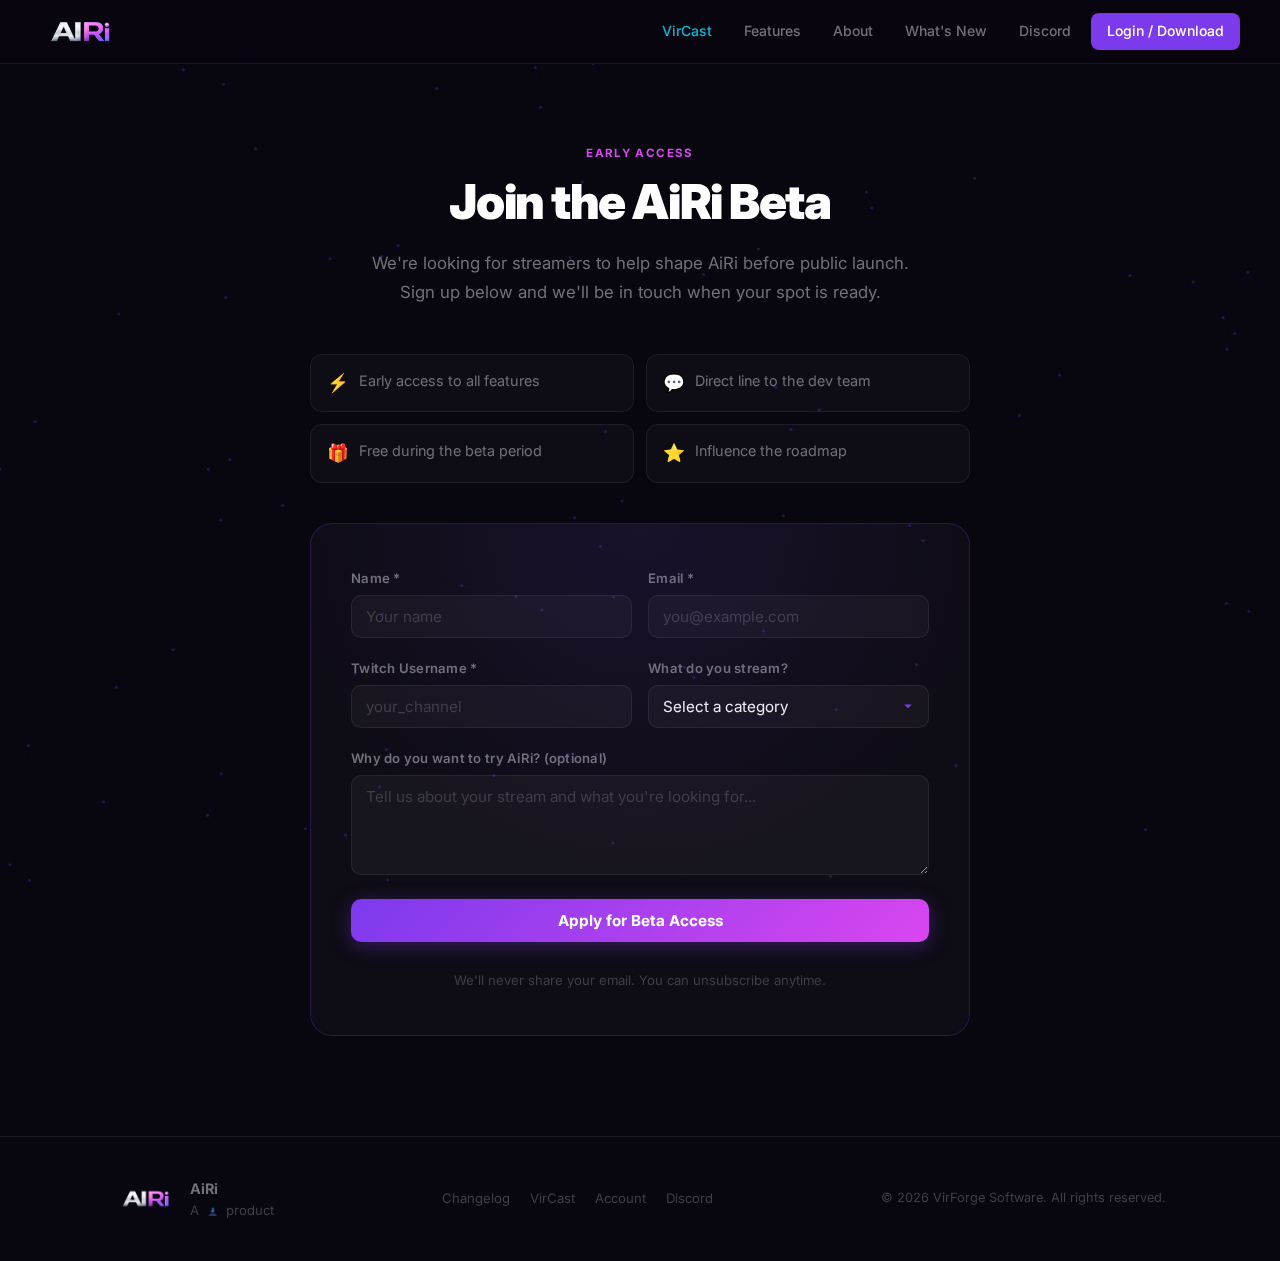
<file: beta.html>
<!DOCTYPE html>
<html lang="en">
<head>
  <meta charset="UTF-8">
  <link rel="icon" type="image/png" href="images/logo.png"><meta name="viewport" content="width=device-width, initial-scale=1.0">
  <title>Join the Beta — AiRi by VirForge Software</title>
  <meta name="description" content="Apply for early access to AiRi — the AI co-host for streamers. Limited beta spots available.">
  <link href="https://fonts.googleapis.com/css2?family=Inter:wght@300;400;500;600;700;800;900&display=swap" rel="stylesheet">

  <style>
    *, *::before, *::after { box-sizing: border-box; margin: 0; padding: 0; }
    html { scroll-behavior: smooth; font-size: 16px; }

    :root {
      --bg:           #08060f;
      --bg2:          #0c0a16;
      --surface:      #100d1c;
      --card:         rgba(255,255,255,0.028);
      --card-hover:   rgba(255,255,255,0.055);
      --primary:      #7c3aed;
      --primary-glow: rgba(124,58,237,0.35);
      --accent:       #d946ef;
      --accent-glow:  rgba(217,70,239,0.35);
      --cyan:         #06b6d4;
      --green:        #22c55e;
      --text:         #f4f4f5;
      --text-muted:   #71717a;
      --text-dim:     #3f3f46;
      --border:       rgba(255,255,255,0.07);
      --border-p:     rgba(124,58,237,0.25);
    }

    body {
      font-family: 'Inter', -apple-system, BlinkMacSystemFont, sans-serif;
      background: var(--bg);
      color: var(--text);
      overflow-x: hidden;
      line-height: 1.6;
    }

    #bg-canvas {
      position: fixed; inset: 0; z-index: 0;
      pointer-events: none; opacity: 0.45;
    }

    /* ── Nav ── */
    .nav {
      position: fixed; top: 0; left: 0; right: 0; z-index: 1000;
      height: 64px;
      display: flex; align-items: center; justify-content: space-between;
      padding: 0 40px;
      background: rgba(8,6,15,0.75);
      backdrop-filter: blur(20px) saturate(1.4);
      border-bottom: 1px solid var(--border);
    }
    .nav-logo {
      display: flex; align-items: center; gap: 10px;
      text-decoration: none;
    }
    .nav-logo-text { height: 28px; }
    .nav-links { display: flex; align-items: center; gap: 8px; }
    .nav-links a {
      color: var(--text-muted); text-decoration: none;
      font-size: 0.875rem; font-weight: 500;
      padding: 6px 12px; border-radius: 8px;
      transition: color 0.2s, background 0.2s;
    }
    .nav-links a:hover { color: var(--text); background: rgba(255,255,255,0.05); }
    .nav-links a.nav-cta {
      background: var(--primary); color: #fff;
      padding: 7px 16px; border-radius: 8px;
    }
    .nav-links a.nav-cta:hover { background: #6d28d9; }
    .nav-links a.nav-vircast { color: var(--cyan); }

    /* ── Layout ── */
    .wrap { position: relative; z-index: 1; padding-top: 64px; }
    .container { max-width: 1100px; margin: 0 auto; padding: 0 24px; }

    /* ── Shared Typography ── */
    .section-eyebrow {
      font-size: 0.72rem; font-weight: 700; letter-spacing: 0.12em;
      text-transform: uppercase; color: var(--accent);
      margin-bottom: 14px;
    }
    .section-title {
      font-size: clamp(2rem, 4vw, 3rem); font-weight: 900;
      letter-spacing: -0.03em; line-height: 1.1; color: #fff;
      margin-bottom: 20px;
    }

    /* ── Reveal ── */
    .reveal { opacity: 0; transform: translateY(24px); transition: opacity 0.7s ease, transform 0.7s ease; }
    .reveal-delay-1 { transition-delay: 0.1s; }
    .reveal-delay-2 { transition-delay: 0.2s; }
    .reveal-delay-3 { transition-delay: 0.3s; }
    .reveal-in { opacity: 1; transform: none; }

    /* ── Btn ── */
    .btn {
      display: inline-flex; align-items: center; gap: 8px;
      padding: 12px 24px; border-radius: 10px;
      font-size: 0.95rem; font-weight: 700; text-decoration: none;
      cursor: pointer; border: none; transition: all 0.2s;
      font-family: 'Inter', sans-serif;
    }
    .btn-primary {
      background: linear-gradient(135deg, var(--primary), var(--accent));
      color: #fff;
      box-shadow: 0 4px 20px rgba(124,58,237,0.35);
    }
    .btn-primary:hover {
      transform: translateY(-2px);
      box-shadow: 0 8px 30px rgba(124,58,237,0.5);
    }
    .btn-primary:disabled {
      opacity: 0.6; cursor: not-allowed; transform: none;
    }

    /* ── Beta Page Layout ── */
    .beta-section {
      padding: 80px 0 100px;
    }
    .beta-inner {
      max-width: 660px; margin: 0 auto; text-align: center;
    }
    .beta-sub {
      font-size: 1.05rem; color: var(--text-muted);
      line-height: 1.7; margin-bottom: 48px;
    }

    /* ── Perks ── */
    .beta-perks {
      display: grid; grid-template-columns: 1fr 1fr;
      gap: 12px; margin-bottom: 40px; text-align: left;
    }
    .perk-item {
      display: flex; align-items: flex-start; gap: 10px;
      background: var(--card);
      border: 1px solid var(--border);
      border-radius: 12px; padding: 14px 16px;
      font-size: 0.9rem; color: var(--text-muted);
      transition: border-color 0.2s, background 0.2s;
    }
    .perk-item:hover { border-color: var(--border-p); background: var(--card-hover); }
    .perk-icon { font-size: 1.1rem; flex-shrink: 0; }

    /* ── Form Card ── */
    .beta-card {
      background: var(--card);
      border: 1px solid var(--border-p);
      border-radius: 22px; padding: 44px 40px;
      text-align: left;
      position: relative; overflow: hidden;
    }
    .beta-card::before {
      content: '';
      position: absolute; inset: 0;
      background: radial-gradient(circle at 50% 0%, rgba(124,58,237,0.1) 0%, transparent 60%);
      pointer-events: none;
    }

    /* ── Form ── */
    .beta-form { display: flex; flex-direction: column; gap: 20px; }
    .form-row { display: grid; grid-template-columns: 1fr 1fr; gap: 16px; }
    .form-group { display: flex; flex-direction: column; gap: 6px; }
    .form-group label {
      font-size: 0.82rem; font-weight: 600;
      color: var(--text-muted); letter-spacing: 0.02em;
    }
    .form-group input,
    .form-group select,
    .form-group textarea {
      padding: 11px 14px;
      border-radius: 10px;
      border: 1px solid var(--border);
      background: rgba(255,255,255,0.04);
      color: var(--text);
      font-size: 0.95rem;
      font-family: 'Inter', sans-serif;
      transition: border-color 0.2s, box-shadow 0.2s;
      outline: none;
    }
    .form-group input::placeholder,
    .form-group textarea::placeholder { color: var(--text-dim); }
    .form-group input:focus,
    .form-group select:focus,
    .form-group textarea:focus {
      border-color: var(--primary);
      box-shadow: 0 0 0 3px rgba(124,58,237,0.15);
      background: rgba(124,58,237,0.05);
    }
    .form-group textarea { resize: vertical; min-height: 100px; }
    .form-group select {
      cursor: pointer; appearance: none;
      background-image: url("data:image/svg+xml,%3Csvg xmlns='http://www.w3.org/2000/svg' width='12' height='12' fill='%237c3aed' viewBox='0 0 16 16'%3E%3Cpath d='M8 11L3 6h10z'/%3E%3C/svg%3E");
      background-repeat: no-repeat;
      background-position: right 14px center;
      background-color: rgba(255,255,255,0.04);
    }
    .form-group select option { background: #100d1c; color: var(--text); }

    .beta-submit { margin-top: 4px; width: 100%; justify-content: center; }
    .beta-note {
      text-align: center; font-size: 0.82rem;
      color: var(--text-dim); margin-top: 8px;
    }

    /* ── Status ── */
    #beta-status {
      display: none; margin-top: 4px;
      padding: 14px 18px; border-radius: 12px;
      font-size: 0.92rem; text-align: center; line-height: 1.5;
    }
    #beta-status.success {
      display: block;
      background: rgba(34,197,94,0.08);
      border: 1px solid rgba(34,197,94,0.3);
      color: var(--green);
    }
    #beta-status.error {
      display: block;
      background: rgba(239,68,68,0.08);
      border: 1px solid rgba(239,68,68,0.3);
      color: #f87171;
    }
    #beta-status.loading {
      display: block;
      background: rgba(124,58,237,0.08);
      border: 1px solid var(--border-p);
      color: #a78bfa;
    }

    /* ── Footer ── */
    .footer {
      border-top: 1px solid var(--border);
      padding: 40px 0;
    }
    .footer-inner {
      display: flex; align-items: center; justify-content: space-between;
      gap: 16px; flex-wrap: wrap;
    }
    .footer-brand { display: flex; align-items: center; gap: 10px; }
    .footer-virforge { font-size: 0.82rem; color: var(--text-dim); }
    .footer-links { display: flex; gap: 20px; }
    .footer-links a {
      font-size: 0.82rem; color: var(--text-dim); text-decoration: none;
      transition: color 0.2s;
    }
    .footer-links a:hover { color: var(--text-muted); }

    /* ── Responsive ── */
    @media (max-width: 640px) {
      .nav { padding: 0 20px; }
      .nav-links a:not(.nav-cta):not(.nav-vircast) { display: none; }
      .beta-card { padding: 28px 20px; }
      .form-row { grid-template-columns: 1fr; }
      .beta-perks { grid-template-columns: 1fr; }
      .footer-inner { flex-direction: column; text-align: center; }
    }
  </style>
</head>

<body>
  <canvas id="bg-canvas"></canvas>

  <div class="wrap">

    <nav class="nav">
      <a href="index.html" class="nav-logo">
        <img src="images/airittstextonly.png" alt="AiRi" class="nav-logo-text">
      </a>
      <div class="nav-links">
        <a href="vircast.html" class="nav-vircast">VirCast</a>
        <a href="index.html#features">Features</a>
        <a href="index.html#about">About</a>
        <a href="changelog.html">What's New</a>
        <a href="https://discord.gg/MkJVue2Rr4" target="_blank" rel="noopener">Discord</a>
        <a href="account.html" class="nav-cta">Login / Download</a>
      </div>
    </nav>

    <section class="beta-section">
      <div class="container">
        <div class="beta-inner">
          <div class="section-eyebrow reveal">Early Access</div>
          <h1 class="section-title reveal reveal-delay-1">Join the AiRi Beta</h1>
          <p class="beta-sub reveal reveal-delay-2">
            We're looking for streamers to help shape AiRi before public launch.<br>
            Sign up below and we'll be in touch when your spot is ready.
          </p>

          <div class="beta-perks reveal reveal-delay-2">
            <div class="perk-item"><span class="perk-icon">⚡</span><span>Early access to all features</span></div>
            <div class="perk-item"><span class="perk-icon">💬</span><span>Direct line to the dev team</span></div>
            <div class="perk-item"><span class="perk-icon">🎁</span><span>Free during the beta period</span></div>
            <div class="perk-item"><span class="perk-icon">⭐</span><span>Influence the roadmap</span></div>
          </div>
        </div>

        <div class="beta-card reveal reveal-delay-3" style="max-width:660px;margin:0 auto;">
          <form id="beta-form" class="beta-form" novalidate>
            <div class="form-row">
              <div class="form-group">
                <label for="beta-name">Name *</label>
                <input type="text" id="beta-name" name="name" required placeholder="Your name">
              </div>
              <div class="form-group">
                <label for="beta-email">Email *</label>
                <input type="email" id="beta-email" name="email" required placeholder="you@example.com">
              </div>
            </div>

            <div class="form-row">
              <div class="form-group">
                <label for="beta-twitch">Twitch Username *</label>
                <input type="text" id="beta-twitch" name="twitch_username" required placeholder="your_channel">
              </div>
              <div class="form-group">
                <label for="beta-content">What do you stream?</label>
                <select id="beta-content" name="content_type">
                  <option value="">Select a category</option>
                  <option value="gaming">Gaming</option>
                  <option value="just_chatting">Just Chatting</option>
                  <option value="creative">Art / Creative</option>
                  <option value="music">Music</option>
                  <option value="irl">IRL</option>
                  <option value="vtuber">VTuber</option>
                  <option value="variety">Variety</option>
                  <option value="other">Other</option>
                </select>
              </div>
            </div>

            <div class="form-group">
              <label for="beta-message">Why do you want to try AiRi? (optional)</label>
              <textarea id="beta-message" name="message" placeholder="Tell us about your stream and what you're looking for..."></textarea>
            </div>

            <button type="submit" class="btn btn-primary beta-submit">Apply for Beta Access</button>
            <div id="beta-status"></div>
            <p class="beta-note">We'll never share your email. You can unsubscribe anytime.</p>
          </form>
        </div>
      </div>
    </section>

    <footer class="footer">
      <div class="container">
        <div class="footer-inner">
          <div class="footer-brand">
            <img src="images/airittstextonly.png" alt="AiRi" style="height:22px;">
            <div>
              <div style="font-size:0.9rem;font-weight:700;color:var(--text-muted);">AiRi</div>
              <div class="footer-virforge">A <img src="images/VirForge-transpar.png" alt="VirForge" style="height:13px;vertical-align:middle;opacity:0.75;margin:0 3px;"> product</div>
            </div>
          </div>
          <div class="footer-links">
            <a href="changelog.html">Changelog</a>
            <a href="vircast.html">VirCast</a>
            <a href="account.html">Account</a>
            <a href="https://discord.gg/MkJVue2Rr4" target="_blank" rel="noopener">Discord</a>
          </div>
          <div style="font-size:0.8rem;color:var(--text-dim);">© 2026 VirForge Software. All rights reserved.</div>
        </div>
      </div>
    </footer>

  </div><!-- /wrap -->

  <script>
  /* Canvas Particle Network */
  (function () {
    const canvas = document.getElementById('bg-canvas');
    const ctx = canvas.getContext('2d');
    let W, H, pts;
    function resize() { W = canvas.width = window.innerWidth; H = canvas.height = window.innerHeight; }
    function init() {
      resize();
      const count = Math.floor((W * H) / 14000);
      pts = Array.from({ length: count }, () => ({
        x: Math.random() * W, y: Math.random() * H,
        vx: (Math.random() - 0.5) * 0.25, vy: (Math.random() - 0.5) * 0.25,
      }));
    }
    function draw() {
      ctx.clearRect(0, 0, W, H);
      const LINK = 160;
      for (let i = 0; i < pts.length; i++) {
        const p = pts[i];
        p.x += p.vx; p.y += p.vy;
        if (p.x < 0 || p.x > W) p.vx *= -1;
        if (p.y < 0 || p.y > H) p.vy *= -1;
        ctx.beginPath(); ctx.arc(p.x, p.y, 1.5, 0, Math.PI * 2);
        ctx.fillStyle = 'rgba(124,58,237,0.6)'; ctx.fill();
        for (let j = i + 1; j < pts.length; j++) {
          const q = pts[j], dx = p.x - q.x, dy = p.y - q.y;
          const d = Math.sqrt(dx * dx + dy * dy);
          if (d < LINK) {
            ctx.beginPath(); ctx.moveTo(p.x, p.y); ctx.lineTo(q.x, q.y);
            ctx.strokeStyle = `rgba(124,58,237,${0.18 * (1 - d / LINK)})`; ctx.lineWidth = 0.6; ctx.stroke();
          }
        }
      }
      requestAnimationFrame(draw);
    }
    window.addEventListener('resize', resize);
    init(); draw();
  })();

  /* Scroll Reveal */
  (function () {
    const obs = new IntersectionObserver((entries) => {
      entries.forEach(e => { if (e.isIntersecting) { e.target.classList.add('reveal-in'); obs.unobserve(e.target); } });
    }, { threshold: 0.08, rootMargin: '0px 0px -40px 0px' });
    document.querySelectorAll('.reveal').forEach(el => obs.observe(el));
  })();
  </script>

  <script type="module">
    import { createClient } from 'https://esm.sh/@supabase/supabase-js@2';

    const SUPABASE_URL = 'https://rgigtqpesabuyaumibaj.supabase.co';
    const SUPABASE_ANON_KEY = 'eyJhbGciOiJIUzI1NiIsInR5cCI6IkpXVCJ9.eyJpc3MiOiJzdXBhYmFzZSIsInJlZiI6InJnaWd0cXBlc2FidXlhdW1pYmFqIiwicm9sZSI6ImFub24iLCJpYXQiOjE3Njg3NTA2OTcsImV4cCI6MjA4NDMyNjY5N30.MaMvKpVPqCQONsNaYifkSvVFmYbT5c4HYpi_qieN4H0';

    const form = document.getElementById('beta-form');
    const statusEl = document.getElementById('beta-status');

    function showStatus(msg, type) {
      statusEl.className = type;
      statusEl.textContent = msg;
    }

    form.addEventListener('submit', async (e) => {
      e.preventDefault();

      const name    = document.getElementById('beta-name').value.trim();
      const email   = document.getElementById('beta-email').value.trim();
      const twitch  = document.getElementById('beta-twitch').value.trim();
      const content = document.getElementById('beta-content').value;
      const message = document.getElementById('beta-message').value.trim();

      if (!name || !email || !twitch) {
        showStatus('Please fill in all required fields.', 'error'); return;
      }
      if (!/^[^\s@]+@[^\s@]+\.[^\s@]+$/.test(email)) {
        showStatus('Please enter a valid email address.', 'error'); return;
      }

      showStatus('Submitting your application...', 'loading');
      form.querySelector('button').disabled = true;

      try {
        const res  = await fetch(`${SUPABASE_URL}/functions/v1/beta-signup`, {
          method: 'POST',
          headers: { 'Content-Type': 'application/json', 'Authorization': `Bearer ${SUPABASE_ANON_KEY}` },
          body: JSON.stringify({ name, email, twitch_username: twitch, content_type: content, message }),
        });
        const data = await res.json();

        if (res.ok && data.success) {
          if (data.account_created) {
            showStatus("You're on the list! Check your email for an account setup link to create your password.", 'success');
          } else if (data.account_exists) {
            showStatus("You're on the list! We found your account already — you can sign in now from the Account page.", 'success');
          } else {
            showStatus("You're on the list! We'll be in touch soon. If needed, create/sign in from the Account page.", 'success');
          }
          form.reset();
        } else {
          showStatus(data.error || 'Something went wrong. Please try again.', 'error');
        }
      } catch (err) {
        console.error('Beta signup error:', err);
        showStatus('Network error. Please check your connection and try again.', 'error');
      } finally {
        form.querySelector('button').disabled = false;
      }
    });
  </script>

</body>
</html>
</file>
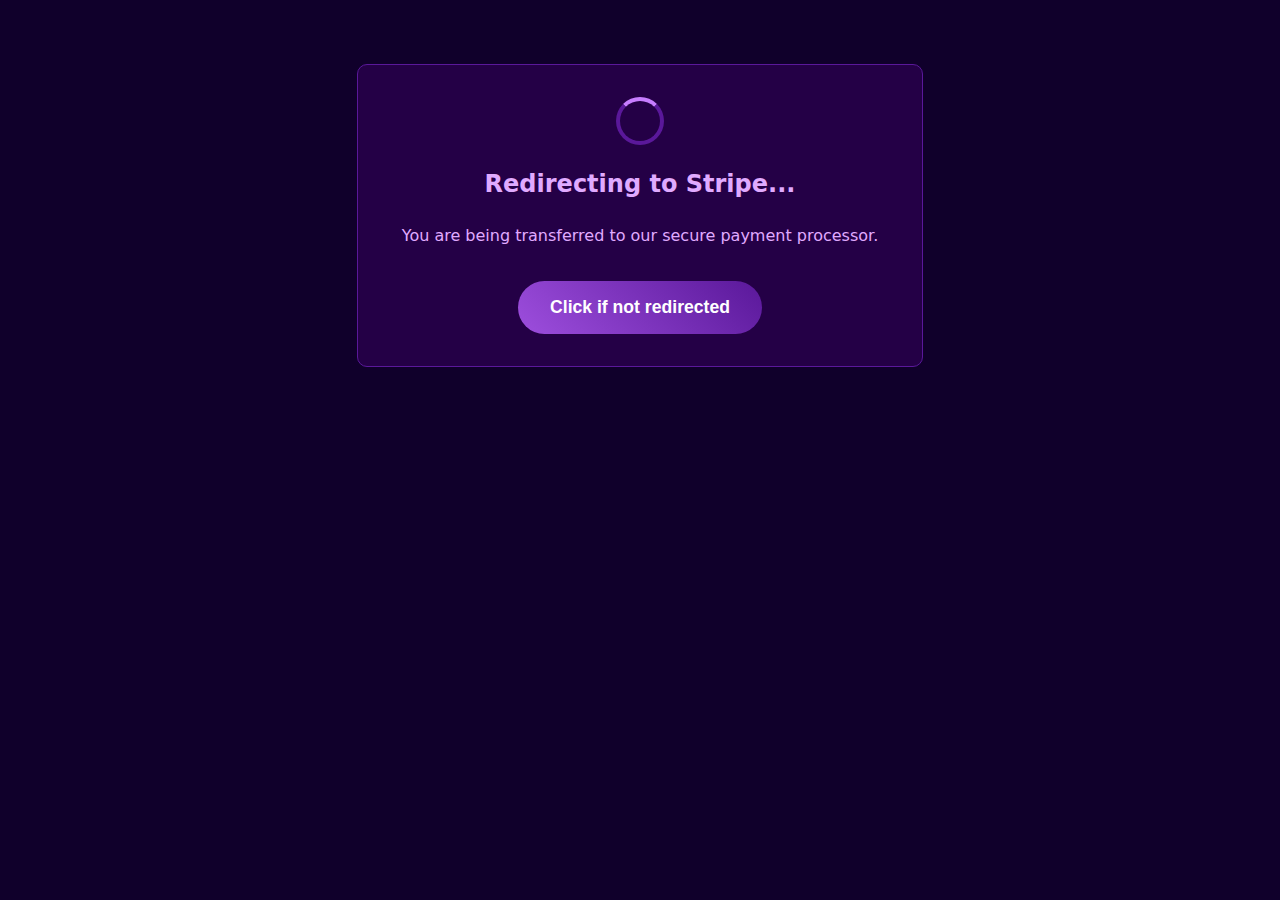
<file: buy.html>
<!DOCTYPE html>
<html lang="en">
<head>
    <meta charset="UTF-8">
    <meta name="viewport" content="width=device-width, initial-scale=1.0">
    <title>Redirecting to Payment...</title>
    <link rel="stylesheet" href="style.css">
    <script>
        const STRIPE_LINK = "https://buy.stripe.com/test_9B65kD0KL7LadaXbiDdjO01";
        
        function redirectToStripe() {
            window.location.href = STRIPE_LINK;
        }
        
        // Auto-redirect after 3 seconds
        setTimeout(redirectToStripe, 2000);
    </script>
</head>
<body>
    <div class="container">
        <div class="status-box">
            <div class="spinner"></div>
            <h2>Redirecting to Stripe...</h2>
            <p>You are being transferred to our secure payment processor.</p>
            <button onclick="redirectToStripe()" class="btn" style="margin-top: 1rem;">Click if not redirected</button>
        </div>
    </div>
</body>
</html>
</file>
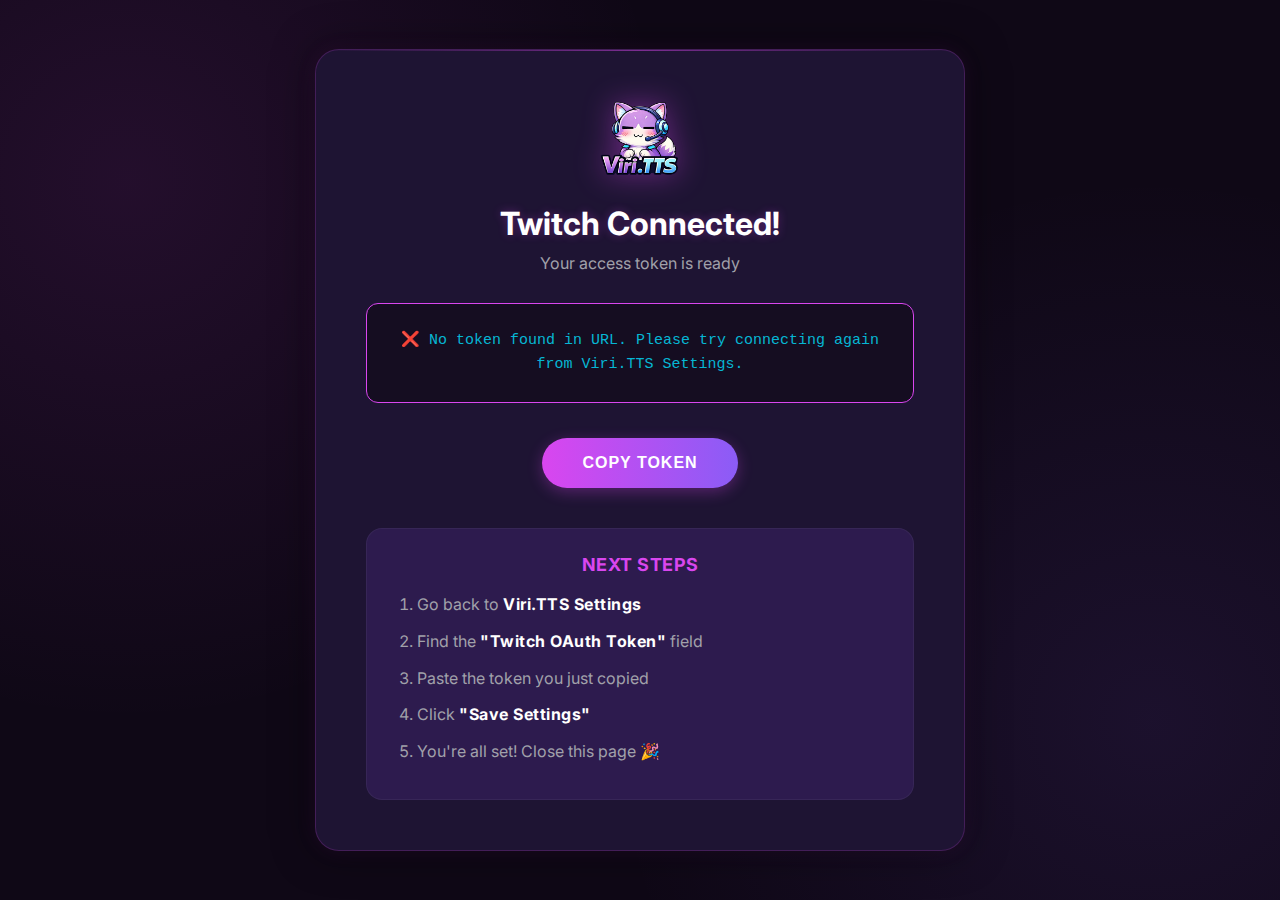
<file: callback.html>
<!DOCTYPE html>
<html lang="en">
<head>
    <meta charset="UTF-8">
    <meta name="viewport" content="width=device-width, initial-scale=1.0">
    <title>Viri.TTS - Twitch Connected!</title>
    <link href="https://fonts.googleapis.com/css2?family=Inter:wght@400;500;600;700&display=swap" rel="stylesheet">
    <style>
        * {
            margin: 0;
            padding: 0;
            box-sizing: border-box;
        }
        
        :root {
            --bg: #0f0816;
            --surface: #1e1433;
            --surface-variant: #2d1b4e;
            --primary: #d946ef;
            --secondary: #8b5cf6;
            --accent: #06b6d4;
            --success: #22c55e;
            --error: #ef4444;
            --text-primary: #ffffff;
            --text-secondary: #a1a1aa;
        }
        
        body {
            font-family: 'Inter', sans-serif;
            background-color: var(--bg);
            background-image: 
                radial-gradient(circle at 10% 20%, rgba(217, 70, 239, 0.1) 0%, transparent 40%),
                radial-gradient(circle at 90% 80%, rgba(139, 92, 246, 0.1) 0%, transparent 40%);
            display: flex;
            justify-content: center;
            align-items: center;
            min-height: 100vh;
            padding: 20px;
            color: var(--text-primary);
        }
        
        .container {
            background: var(--surface);
            padding: 50px;
            border-radius: 24px;
            border: 1px solid rgba(217, 70, 239, 0.2);
            box-shadow: 0 0 40px rgba(0, 0, 0, 0.5), 0 0 20px rgba(217, 70, 239, 0.1);
            max-width: 650px;
            width: 100%;
            text-align: center;
            animation: slideIn 0.5s ease-out;
            position: relative;
            overflow: hidden;
        }

        /* Glass glow effect at top */
        .container::before {
            content: '';
            position: absolute;
            top: 0;
            left: 0;
            right: 0;
            height: 1px;
            background: linear-gradient(90deg, transparent, var(--primary), transparent);
            opacity: 0.5;
        }
        
        @keyframes slideIn {
            from {
                opacity: 0;
                transform: translateY(-30px);
            }
            to {
                opacity: 1;
                transform: translateY(0);
            }
        }
        
        h1 {
            color: var(--text-primary);
            margin-bottom: 10px;
            font-size: 32px;
            font-weight: 700;
            text-shadow: 0 0 10px rgba(217, 70, 239, 0.3);
        }
        
        .subtitle {
            color: var(--text-secondary);
            margin-bottom: 30px;
            font-size: 16px;
        }
        
        #token {
            background: rgba(15, 8, 22, 0.6);
            border: 1px solid var(--primary);
            padding: 25px;
            border-radius: 12px;
            font-family: 'Courier New', monospace;
            font-size: 15px;
            word-break: break-all;
            margin: 25px 0;
            color: var(--accent);
            line-height: 1.6;
            transition: all 0.3s ease;
            position: relative;
        }
        
        #token:hover {
            background: rgba(15, 8, 22, 0.9);
            box-shadow: 0 0 15px rgba(217, 70, 239, 0.2);
        }
        
        button {
            background: linear-gradient(90deg, var(--primary), var(--secondary));
            color: white;
            border: none;
            padding: 16px 40px;
            font-size: 16px;
            font-weight: 600;
            border-radius: 30px;
            cursor: pointer;
            margin: 10px;
            transition: all 0.3s ease;
            box-shadow: 0 4px 15px rgba(217, 70, 239, 0.3);
            text-transform: uppercase;
            letter-spacing: 1px;
        }
        
        button:hover {
            transform: translateY(-2px);
            box-shadow: 0 6px 20px rgba(217, 70, 239, 0.5);
            filter: brightness(1.1);
        }
        
        button:active {
            transform: translateY(0);
        }
        
        .success {
            color: var(--success);
            font-weight: 600;
            margin-top: 15px;
            font-size: 16px;
            animation: fadeIn 0.3s ease-in;
            display: flex;
            align-items: center;
            justify-content: center;
            gap: 8px;
        }
        
        @keyframes fadeIn {
            from { opacity: 0; }
            to { opacity: 1; }
        }
        
        .instructions {
            background: var(--surface-variant);
            padding: 25px;
            border-radius: 16px;
            margin-top: 30px;
            text-align: left;
            border: 1px solid rgba(255, 255, 255, 0.05);
        }
        
        .instructions strong {
            color: var(--primary);
            display: block;
            margin-bottom: 15px;
            font-size: 18px;
            text-align: center;
            text-transform: uppercase;
            letter-spacing: 0.5px;
        }
        
        .instructions ol {
            padding-left: 25px;
            color: var(--text-secondary);
            line-height: 1.8;
        }
        
        .instructions li {
            margin: 8px 0;
        }
        
        .instructions li strong {
            display: inline;
            color: var(--text-primary);
            font-size: inherit;
            margin: 0;
            text-transform: none;
        }
        
        .error {
            background: rgba(239, 68, 68, 0.1);
            border: 1px solid var(--error);
            color: var(--error);
            padding: 20px;
            border-radius: 12px;
        }
        
        .logo {
            margin-bottom: 20px;
            filter: drop-shadow(0 0 15px rgba(217, 70, 239, 0.4));
        }
        
        .logo img {
            height: 80px;
            width: auto;
        }
    </style>
</head>
<body>
    <div class="container">
        <div class="logo">
            <img src="images/virittsplusmascot.png" alt="Viri.TTS Logo">
        </div>
        <h1>Twitch Connected!</h1>
        <p class="subtitle">Your access token is ready</p>
        
        <div id="token">Loading token...</div>
        
        <button onclick="copyToken()">Copy Token</button>
        <div id="copied" class="success" style="display:none;">
            <svg width="20" height="20" viewBox="0 0 24 24" fill="none" stroke="currentColor" stroke-width="2" stroke-linecap="round" stroke-linejoin="round"><polyline points="20 6 9 17 4 12"></polyline></svg>
            Token copied to clipboard!
        </div>
        
        <div class="instructions">
            <strong>Next Steps</strong>
            <ol>
                <li>Go back to <strong>Viri.TTS Settings</strong></li>
                <li>Find the <strong>"Twitch OAuth Token"</strong> field</li>
                <li>Paste the token you just copied</li>
                <li>Click <strong>"Save Settings"</strong></li>
                <li>You're all set! Close this page 🎉</li>
            </ol>
        </div>
    </div>

    <script>
        // Extract token from URL fragment (#access_token=...)
        function getToken() {
            const hash = window.location.hash.substring(1);
            const params = new URLSearchParams(hash);
            return params.get('access_token');
        }

        // Display token or error message
        const token = getToken();
        const tokenElement = document.getElementById('token');
        
        if (token) {
            tokenElement.textContent = token;
            tokenElement.style.cursor = 'pointer';
            tokenElement.title = 'Click to select all';
            
            // Allow clicking the token box to select all text
            tokenElement.onclick = function() {
                const range = document.createRange();
                range.selectNodeContents(tokenElement);
                const selection = window.getSelection();
                selection.removeAllRanges();
                selection.addRange(range);
            };
        } else {
            tokenElement.className = 'error';
            tokenElement.textContent = '❌ No token found in URL. Please try connecting again from Viri.TTS Settings.';
        }

        // Copy token to clipboard
        function copyToken() {
            if (!token) return;
            
            navigator.clipboard.writeText(token).then(() => {
                const copiedMsg = document.getElementById('copied');
                copiedMsg.style.display = 'flex';
                
                setTimeout(() => {
                    copiedMsg.style.display = 'none';
                }, 3000);
            }).catch(err => {
                alert('Failed to copy. Please select and copy manually.');
            });
        }
    </script>
</body>
</html>
</file>
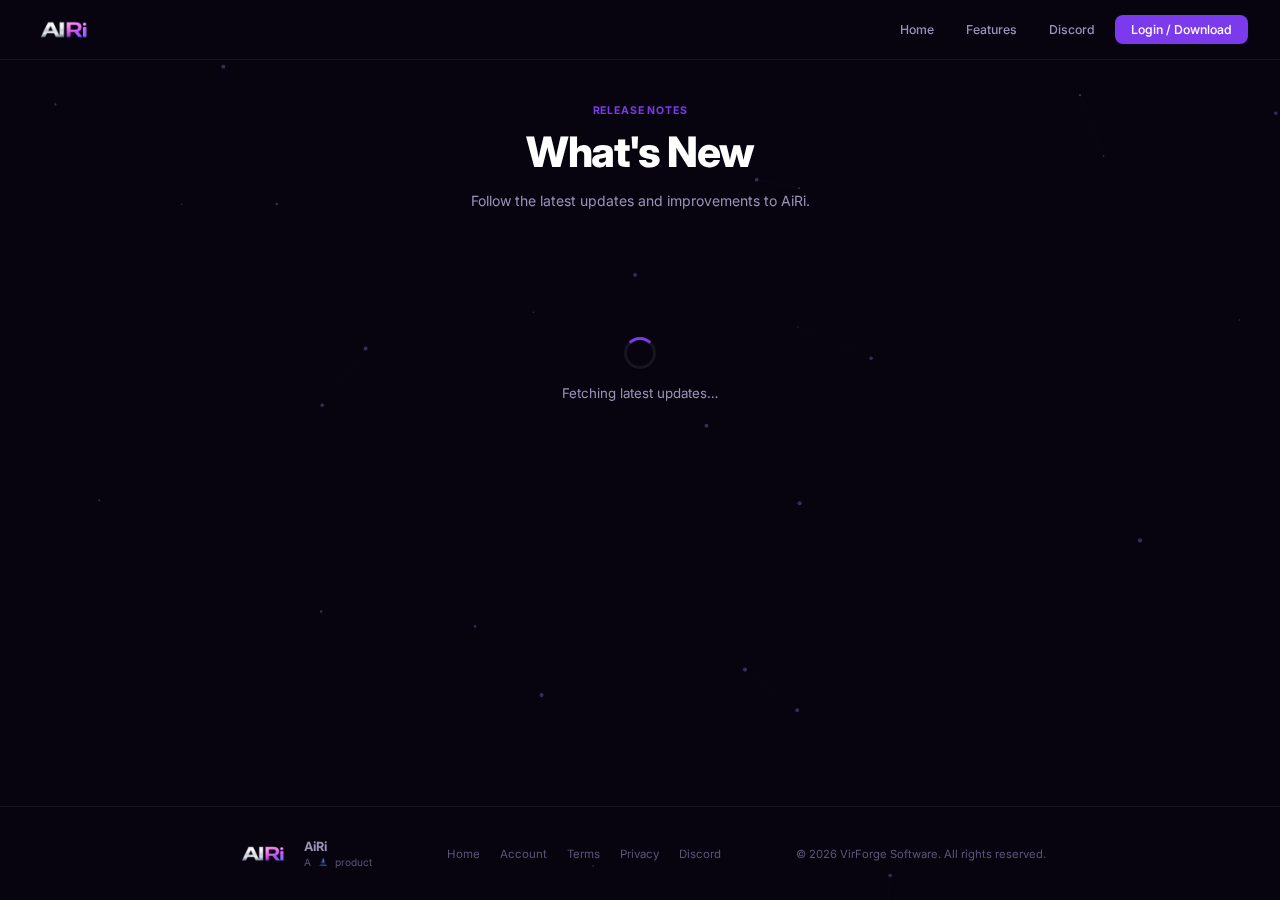
<file: changelog.html>
<!DOCTYPE html>
<html lang="en">
<head>
  <meta charset="UTF-8">
  <link rel="icon" type="image/png" href="images/logo.png">
  <meta name="viewport" content="width=device-width, initial-scale=1.0">
  <title>AiRi — What's New</title>
  <link href="https://fonts.googleapis.com/css2?family=Inter:wght@300;400;500;600;700;800;900&display=swap" rel="stylesheet">
  <style>
    *, *::before, *::after { box-sizing: border-box; margin: 0; padding: 0; }
    :root {
      --bg:           #07040f;
      --bg2:          #0d0820;
      --card:         rgba(255,255,255,0.03);
      --card-hover:   rgba(255,255,255,0.055);
      --border:       rgba(255,255,255,0.07);
      --border-p:     rgba(124,58,237,0.22);
      --primary:      #7c3aed;
      --primary-glow: rgba(124,58,237,0.35);
      --accent:       #d946ef;
      --accent-glow:  rgba(217,70,239,0.4);
      --cyan:         #06b6d4;
      --text:         #f0ecff;
      --text-muted:   #9b93b8;
      --text-dim:     #5c5475;
    }
    html { font-size: 14px; }
    body {
      font-family: 'Inter', sans-serif;
      background: var(--bg);
      color: var(--text);
      min-height: 100vh;
      overflow-x: hidden;
    }
    a { color: inherit; text-decoration: none; }

    /* ── Canvas bg ── */
    #bg-canvas {
      position: fixed; inset: 0; z-index: 0;
      pointer-events: none; opacity: 0.55;
    }

    /* ── Wrap ── */
    .wrap { position: relative; z-index: 1; min-height: 100vh; display: flex; flex-direction: column; }
    .container { max-width: 860px; margin: 0 auto; padding: 0 24px; }

    /* ── Nav ── */
    .nav {
      position: fixed; top: 0; left: 0; right: 0; z-index: 100;
      height: 60px;
      display: flex; align-items: center; justify-content: space-between;
      padding: 0 32px;
      background: rgba(7,4,15,0.85);
      border-bottom: 1px solid var(--border);
      backdrop-filter: blur(18px);
    }
    .nav-logo { display: flex; align-items: center; gap: 10px; }
    .nav-logo-text { height: 22px; }
    .nav-links { display: flex; align-items: center; gap: 8px; }
    .nav-links a {
      color: var(--text-muted); font-size: 0.875rem; font-weight: 500;
      padding: 6px 12px; border-radius: 8px;
      transition: color 0.2s, background 0.2s;
    }
    .nav-links a:hover { color: var(--text); background: rgba(255,255,255,0.05); }
    .nav-links a.nav-cta {
      background: var(--primary); color: #fff; padding: 7px 16px;
    }
    .nav-links a.nav-cta:hover { background: #6d28d9; }

    /* ── Page content ── */
    .page-body { flex: 1; padding: 100px 0 80px; }
    .page-head { text-align: center; margin-bottom: 64px; }
    .section-eyebrow {
      display: inline-block;
      font-size: 0.75rem; font-weight: 700;
      letter-spacing: 0.08em; text-transform: uppercase;
      color: var(--primary); margin-bottom: 12px;
    }
    .page-title {
      font-size: clamp(2rem, 4vw, 3rem);
      font-weight: 800; letter-spacing: -0.03em;
      line-height: 1.1; color: #fff; margin-bottom: 14px;
    }
    .page-sub {
      font-size: 1rem; color: var(--text-muted); line-height: 1.7;
    }

    /* ── Changelog items ── */
    .changelog-list { display: flex; flex-direction: column; gap: 24px; }
    .changelog-item {
      background: var(--card);
      border: 1px solid var(--border);
      border-radius: 18px;
      padding: 32px;
      transition: background 0.3s, border-color 0.3s, transform 0.3s;
      position: relative; overflow: hidden;
    }
    .changelog-item:hover {
      background: var(--card-hover);
      border-color: var(--border-p);
      transform: translateY(-3px);
    }
    .changelog-item-head {
      display: flex; align-items: center; gap: 12px;
      margin-bottom: 16px; flex-wrap: wrap;
    }
    .version-tag {
      background: var(--primary);
      color: #fff;
      padding: 3px 12px; border-radius: 999px;
      font-size: 0.78rem; font-weight: 700;
      letter-spacing: 0.04em;
    }
    .critical-badge {
      background: #dc2626; color: #fff;
      padding: 3px 10px; border-radius: 999px;
      font-size: 0.72rem; font-weight: 700;
      letter-spacing: 0.05em;
    }
    .date-tag {
      margin-left: auto;
      font-size: 0.8rem; color: var(--text-dim); font-weight: 500;
    }
    .changelog-title {
      font-size: 1.25rem; font-weight: 700;
      color: #fff; margin-bottom: 16px;
      line-height: 1.3;
    }
    .changelog-divider {
      border: none; border-top: 1px solid var(--border);
      margin-bottom: 20px;
    }
    .changelog-content {
      font-size: 0.92rem; line-height: 1.85;
      color: var(--text-muted);
      white-space: pre-wrap;
    }
    .changelog-content ul { margin: 10px 0; padding-left: 0; list-style: none; }
    .changelog-content li {
      position: relative; padding-left: 18px; margin-bottom: 7px;
    }
    .changelog-content li::before {
      content: '▸';
      position: absolute; left: 0;
      color: var(--primary); font-size: 0.75rem; top: 2px;
    }

    /* Loading / empty */
    .cl-loading {
      text-align: center; padding: 60px 20px;
      color: var(--text-muted); font-size: 0.95rem;
    }
    .cl-spinner {
      width: 32px; height: 32px; border-radius: 50%;
      border: 3px solid var(--border);
      border-top-color: var(--primary);
      animation: spin 0.8s linear infinite;
      margin: 0 auto 16px;
    }
    @keyframes spin { to { transform: rotate(360deg); } }

    /* ── Footer ── */
    .footer {
      border-top: 1px solid var(--border);
      padding: 32px 0;
      margin-top: auto;
    }
    .footer-inner {
      display: flex; align-items: center; justify-content: space-between;
      flex-wrap: wrap; gap: 16px;
    }
    .footer-brand { display: flex; align-items: center; gap: 10px; }
    .footer-virforge { font-size: 0.72rem; color: var(--text-dim); margin-top: 2px; display: flex; align-items: center; gap: 3px; }
    .footer-links { display: flex; gap: 20px; }
    .footer-links a { font-size: 0.82rem; color: var(--text-dim); transition: color 0.2s; }
    .footer-links a:hover { color: var(--text-muted); }

    @media (max-width: 600px) {
      .nav { padding: 0 20px; }
      .nav-links a:not(.nav-cta) { display: none; }
      .changelog-item { padding: 22px; }
      .date-tag { margin-left: 0; width: 100%; }
    }
  </style>
</head>
<body>

<canvas id="bg-canvas"></canvas>

<div class="wrap">

  <!-- ── NAV ── -->
  <nav class="nav">
    <a href="index.html" class="nav-logo">
      <img src="images/airittstextonly.png" alt="AiRi" class="nav-logo-text">
    </a>
    <div class="nav-links">
      <a href="index.html">Home</a>
      <a href="#features" onclick="location.href='index.html#features'">Features</a>
      <a href="https://discord.gg/MkJVue2Rr4" target="_blank" rel="noopener">Discord</a>
      <a href="account.html" class="nav-cta">Login / Download</a>
    </div>
  </nav>

  <!-- ── MAIN ── -->
  <main class="page-body">
    <div class="container">

      <div class="page-head">
        <div class="section-eyebrow">Release Notes</div>
        <h1 class="page-title">What's New</h1>
        <p class="page-sub">Follow the latest updates and improvements to AiRi.</p>
      </div>

      <div id="changelog-list">
        <div class="cl-loading">
          <div class="cl-spinner"></div>
          Fetching latest updates…
        </div>
      </div>

    </div>
  </main>

  <!-- ── FOOTER ── -->
  <footer class="footer">
    <div class="container">
      <div class="footer-inner">
        <div class="footer-brand">
          <img src="images/airittstextonly.png" alt="AiRi" style="height:20px;">
          <div>
            <div style="font-size:0.9rem;font-weight:700;color:var(--text-muted);">AiRi</div>
            <div class="footer-virforge">A <img src="images/VirForge-transpar.png" alt="VirForge" style="height:12px;vertical-align:middle;opacity:0.7;margin:0 3px;"> product</div>
          </div>
        </div>
        <div class="footer-links">
          <a href="index.html">Home</a>
          <a href="account.html">Account</a>
          <a href="terms.html">Terms</a>
          <a href="privacy.html">Privacy</a>
          <a href="https://discord.gg/MkJVue2Rr4" target="_blank" rel="noopener">Discord</a>
        </div>
        <div style="font-size:0.8rem;color:var(--text-dim);">© 2026 VirForge Software. All rights reserved.</div>
      </div>
    </div>
  </footer>

</div>

<!-- Canvas particle background -->
<script>
(function() {
  const canvas = document.getElementById('bg-canvas');
  const ctx = canvas.getContext('2d');
  let W, H, nodes = [];
  function resize() { W = canvas.width = window.innerWidth; H = canvas.height = window.innerHeight; }
  resize(); window.addEventListener('resize', resize);
  for (let i = 0; i < 60; i++) nodes.push({ x: Math.random()*1920, y: Math.random()*1080, vx: (Math.random()-.5)*.28, vy: (Math.random()-.5)*.28, r: Math.random()*1.6+.6 });
  function draw() {
    ctx.clearRect(0,0,W,H);
    for (let i = 0; i < nodes.length; i++) {
      const n = nodes[i]; n.x+=n.vx; n.y+=n.vy;
      if (n.x<0||n.x>W) n.vx*=-1; if (n.y<0||n.y>H) n.vy*=-1;
      ctx.beginPath(); ctx.arc(n.x,n.y,n.r,0,Math.PI*2);
      ctx.fillStyle='rgba(167,139,250,0.55)'; ctx.fill();
      for (let j = i+1; j < nodes.length; j++) {
        const m = nodes[j], dx = n.x-m.x, dy = n.y-m.y, d = Math.sqrt(dx*dx+dy*dy);
        if (d < 140) { ctx.beginPath(); ctx.moveTo(n.x,n.y); ctx.lineTo(m.x,m.y); ctx.strokeStyle=`rgba(124,58,237,${.18*(1-d/140)})`; ctx.lineWidth=.6; ctx.stroke(); }
      }
    }
    requestAnimationFrame(draw);
  }
  draw();
})();
</script>

<!-- Changelog loader -->
<script type="module">
  import { createClient } from "https://esm.sh/@supabase/supabase-js@2";

  const SUPABASE_URL      = "https://rgigtqpesabuyaumibaj.supabase.co";
  const SUPABASE_ANON_KEY = "eyJhbGciOiJIUzI1NiIsInR5cCI6IkpXVCJ9.eyJpc3MiOiJzdXBhYmFzZSIsInJlZiI6InJnaWd0cXBlc2FidXlhdW1pYmFqIiwicm9sZSI6ImFub24iLCJpYXQiOjE3Njg3NTA2OTcsImV4cCI6MjA4NDMyNjY5N30.MaMvKpVPqCQONsNaYifkSvVFmYbT5c4HYpi_qieN4H0";
  const supabase = createClient(SUPABASE_URL, SUPABASE_ANON_KEY);

  const listEl = document.getElementById("changelog-list");

  async function loadChangelog() {
    const { data, error } = await supabase
      .from("r2_versions")
      .select("*")
      .eq("is_active", true)
      .order("created_at", { ascending: false });

    if (error) {
      listEl.innerHTML = `<p style="text-align:center;color:#f87171;padding:40px 0;">Error loading updates. Please try again later.</p>`;
      return;
    }
    if (!data || data.length === 0) {
      listEl.innerHTML = `<p style="text-align:center;color:var(--text-muted);padding:40px 0;">No updates posted yet — stay tuned!</p>`;
      return;
    }

    function formatContent(raw) {
      const lines = raw.split('\n');
      let html = '', inList = false;
      lines.forEach(line => {
        if (line.trim().startsWith('- ') || line.trim().startsWith('* ')) {
          if (!inList) { html += '<ul>'; inList = true; }
          html += `<li>${line.trim().substring(2)}</li>`;
        } else {
          if (inList) { html += '</ul>'; inList = false; }
          html += line + '\n';
        }
      });
      if (inList) html += '</ul>';
      return html;
    }

    listEl.innerHTML = `<div class="changelog-list">${data.map(ann => {
      const date = new Date(ann.created_at).toLocaleDateString('en-US', { year:'numeric', month:'long', day:'numeric' });
      return `
        <div class="changelog-item">
          <div class="changelog-item-head">
            <span class="version-tag">v${ann.version}</span>
            ${ann.is_critical ? '<span class="critical-badge">CRITICAL</span>' : ''}
            <span class="date-tag">${date}</span>
          </div>
          <h2 class="changelog-title">${ann.title}</h2>
          <hr class="changelog-divider">
          <div class="changelog-content">${formatContent(ann.content)}</div>
        </div>`;
    }).join('')}</div>`;
  }

  loadChangelog();
</script>

</body>
</html>
</file>
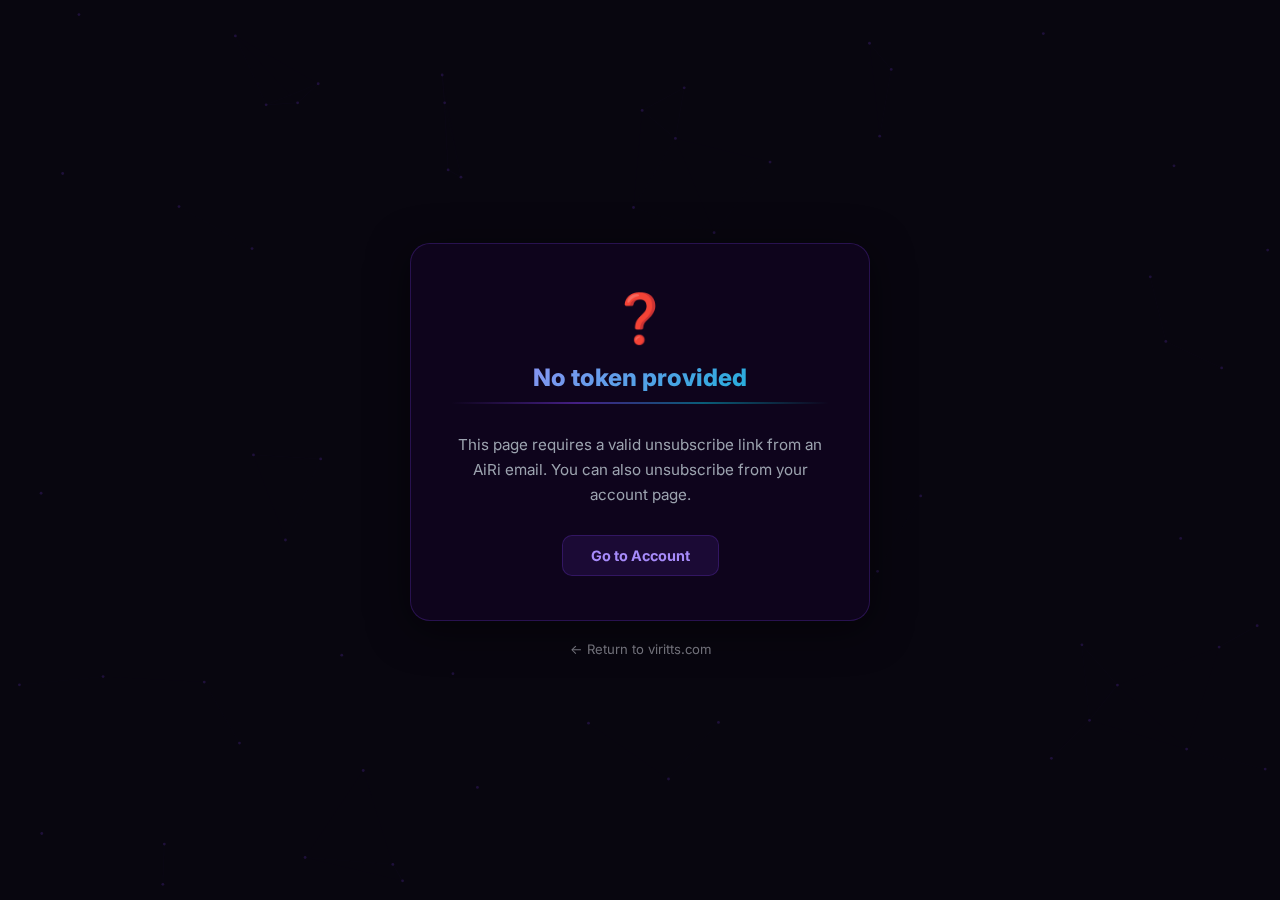
<file: unsubscribe.html>
<!DOCTYPE html>
<html lang="en">
<head>
  <meta charset="UTF-8">
  <link rel="icon" type="image/png" href="images/logo.png">
  <meta name="viewport" content="width=device-width, initial-scale=1.0">
  <title>Unsubscribe — AiRi</title>
  <link href="https://fonts.googleapis.com/css2?family=Inter:wght@300;400;500;600;700;800;900&display=swap" rel="stylesheet">
  <style>
    *, *::before, *::after { box-sizing: border-box; margin: 0; padding: 0; }
    html { scroll-behavior: smooth; font-size: 16px; }

    :root {
      --bg:        #08060f;
      --primary:   #7c3aed;
      --cyan:      #06b6d4;
      --text:      #f4f4f5;
      --text-muted:#71717a;
      --border:    rgba(255,255,255,0.07);
      --border-p:  rgba(124,58,237,0.25);
    }

    body {
      font-family: 'Inter', -apple-system, BlinkMacSystemFont, sans-serif;
      background: var(--bg);
      color: var(--text);
      min-height: 100vh;
      display: flex;
      flex-direction: column;
      align-items: center;
      justify-content: center;
      padding: 24px;
    }

    #bg-canvas {
      position: fixed; inset: 0; z-index: 0;
      pointer-events: none; opacity: 0.35;
    }

    .card {
      position: relative; z-index: 1;
      max-width: 460px; width: 100%;
      background: rgba(15,5,30,0.85);
      border: 1px solid var(--border-p);
      border-radius: 20px;
      padding: 44px 40px;
      backdrop-filter: blur(16px);
      box-shadow: 0 8px 40px rgba(0,0,0,0.5);
      text-align: center;
      animation: cardPop 0.45s cubic-bezier(0.34,1.56,0.64,1) both;
    }

    @keyframes cardPop {
      from { opacity: 0; transform: translateY(24px) scale(0.97); }
      to   { opacity: 1; transform: translateY(0) scale(1); }
    }

    .icon {
      font-size: 3rem;
      margin-bottom: 16px;
      display: block;
    }

    .card h1 {
      font-size: 1.5rem;
      font-weight: 800;
      margin-bottom: 10px;
      background: linear-gradient(135deg, #a78bfa, #06b6d4);
      -webkit-background-clip: text;
      -webkit-text-fill-color: transparent;
    }

    .card p {
      font-size: 0.95rem;
      color: #9ca3af;
      line-height: 1.65;
      margin-bottom: 28px;
    }

    .btn {
      display: inline-flex; align-items: center; justify-content: center;
      padding: 11px 28px; border-radius: 10px;
      font-size: 0.9rem; font-weight: 700; text-decoration: none;
      font-family: 'Inter', sans-serif;
      border: 1px solid var(--border-p);
      background: rgba(124,58,237,0.12); color: #a78bfa;
      cursor: pointer;
      transition: transform 0.15s, box-shadow 0.15s, background 0.2s;
    }
    .btn:hover {
      transform: translateY(-1px);
      background: rgba(124,58,237,0.22);
      box-shadow: 0 4px 16px rgba(124,58,237,0.25);
    }

    .spinner {
      display: inline-block;
      width: 40px; height: 40px;
      border: 3px solid rgba(124,58,237,0.2);
      border-top-color: #7c3aed;
      border-radius: 50%;
      animation: spin 0.75s linear infinite;
      margin-bottom: 16px;
    }
    @keyframes spin { to { transform: rotate(360deg); } }

    .separator {
      height: 2px;
      background: linear-gradient(90deg, transparent, #7c3aed, #06b6d4, transparent);
      border-radius: 999px;
      margin: 0 0 28px;
      opacity: 0.5;
    }

    .home-link {
      position: relative; z-index: 1;
      display: block;
      margin-top: 20px;
      font-size: 0.82rem;
      color: var(--text-muted);
      text-decoration: none;
      transition: color 0.2s;
    }
    .home-link:hover { color: #a78bfa; }

    /* State panels */
    .state { display: none; }
    .state.active { display: block; }
  </style>
</head>
<body>
  <canvas id="bg-canvas"></canvas>

  <div class="card">

    <!-- Loading state -->
    <div class="state" id="state-loading">
      <div class="spinner"></div>
      <h1>One moment…</h1>
      <p>Processing your unsubscribe request.</p>
    </div>

    <!-- Success state -->
    <div class="state" id="state-ok">
      <span class="icon">✅</span>
      <h1>You're unsubscribed</h1>
      <div class="separator"></div>
      <p>You've been removed from the AiRi newsletter. You won't receive any more emails from us.</p>
      <a href="index.html" class="btn">← Back to AiRi</a>
    </div>

    <!-- Already unsubscribed / invalid token -->
    <div class="state" id="state-invalid">
      <span class="icon">🔗</span>
      <h1>Link not recognised</h1>
      <div class="separator"></div>
      <p>This unsubscribe link is invalid or has already been used. If you're still receiving emails, sign in to your account to unsubscribe.</p>
      <a href="account.html" class="btn">Go to Account</a>
    </div>

    <!-- Missing token -->
    <div class="state" id="state-missing">
      <span class="icon">❓</span>
      <h1>No token provided</h1>
      <div class="separator"></div>
      <p>This page requires a valid unsubscribe link from an AiRi email. You can also unsubscribe from your account page.</p>
      <a href="account.html" class="btn">Go to Account</a>
    </div>

    <!-- Error state -->
    <div class="state" id="state-error">
      <span class="icon">⚠️</span>
      <h1>Something went wrong</h1>
      <div class="separator"></div>
      <p>We couldn't process your request right now. Please try again or visit your account page to unsubscribe.</p>
      <a href="account.html" class="btn">Go to Account</a>
    </div>

  </div>

  <a href="index.html" class="home-link">← Return to viritts.com</a>

  <!-- Particle canvas -->
  <script>
  (function () {
    const canvas = document.getElementById('bg-canvas');
    const ctx = canvas.getContext('2d');
    let W, H, pts;
    function resize() { W = canvas.width = window.innerWidth; H = canvas.height = window.innerHeight; }
    function init() {
      resize();
      pts = Array.from({ length: Math.floor((W * H) / 18000) }, () => ({
        x: Math.random() * W, y: Math.random() * H,
        vx: (Math.random() - 0.5) * 0.22, vy: (Math.random() - 0.5) * 0.22,
      }));
    }
    function draw() {
      ctx.clearRect(0, 0, W, H);
      const LINK = 140;
      for (let i = 0; i < pts.length; i++) {
        const p = pts[i];
        p.x += p.vx; p.y += p.vy;
        if (p.x < 0 || p.x > W) p.vx *= -1;
        if (p.y < 0 || p.y > H) p.vy *= -1;
        ctx.beginPath(); ctx.arc(p.x, p.y, 1.4, 0, Math.PI * 2);
        ctx.fillStyle = 'rgba(124,58,237,0.55)'; ctx.fill();
        for (let j = i + 1; j < pts.length; j++) {
          const q = pts[j], dx = p.x - q.x, dy = p.y - q.y;
          const d = Math.sqrt(dx*dx + dy*dy);
          if (d < LINK) {
            ctx.beginPath(); ctx.moveTo(p.x, p.y); ctx.lineTo(q.x, q.y);
            ctx.strokeStyle = `rgba(124,58,237,${0.15*(1-d/LINK)})`; ctx.lineWidth=0.5; ctx.stroke();
          }
        }
      }
      requestAnimationFrame(draw);
    }
    window.addEventListener('resize', resize);
    init(); draw();
  })();
  </script>

  <script>
  (function () {
    const SUPABASE_URL = "https://rgigtqpesabuyaumibaj.supabase.co";

    function show(id) {
      document.querySelectorAll(".state").forEach(el => el.classList.remove("active"));
      const el = document.getElementById("state-" + id);
      if (el) el.classList.add("active");
    }

    const params  = new URLSearchParams(window.location.search);
    const status  = params.get("status");
    const token   = params.get("token");

    // If redirected here from edge function with a status already set
    if (status === "ok")      { show("ok");      return; }
    if (status === "invalid") { show("invalid"); return; }
    if (status === "missing") { show("missing"); return; }

    // If token is in URL, call edge function directly (JS-driven)
    if (token) {
      show("loading");
      fetch(`${SUPABASE_URL}/functions/v1/unsubscribe?token=${encodeURIComponent(token)}`, {
        method: "GET",
        redirect: "manual",
      })
        .then(res => {
          // Edge function redirects — a manual redirect fetch returns opaqueredirect
          // We treat any response (including redirect) as success since the function
          // handles the DB update before redirecting.
          show("ok");
        })
        .catch(() => show("error"));
      return;
    }

    // No token, no status
    show("missing");
  })();
  </script>
</body>
</html>
</file>
<file: style.css>
:root {
    --primary: #9d4edd;
    --primary-dark: #5a189a;
    --primary-light: #c77dff;
    --cyan: #00e5ff;
    --background: #10002b;
    --surface: #240046;
    --text: #e0aaff;
    --text-secondary: #9d4edd;
    --success: #00ff9d;
    --error: #ff0055;
}

body {
    font-family: 'Inter', system-ui, -apple-system, sans-serif;
    background-color: var(--background);
    color: var(--text);
    margin: 0;
    line-height: 1.6;
    overflow-x: hidden;
}

.container {
    max-width: 1200px;
    margin: 0 auto;
    padding: 2rem;
}

header {
    display: flex;
    justify-content: space-between;
    align-items: center;
    padding: 1rem 0;
    border-bottom: 1px solid var(--primary-dark);
}

.logo {
    display: flex;
    align-items: center;
    gap: 1rem;
    font-size: 1.5rem;
    font-weight: bold;
    color: var(--primary-light);
    text-decoration: none;
}

.logo img {
    height: 50px;
}

nav a {
    color: var(--text);
    text-decoration: none;
    margin-left: 2rem;
    transition: color 0.2s;
}

nav a:hover {
    color: var(--primary-light);
}

/* HERO SECTION */
.hero {
    padding: 6rem 0;
    background: transparent;
    overflow: visible; 
}

.hero-container {
    display: grid;
    grid-template-columns: 1fr 0.8fr;
    gap: 4rem;
    align-items: center;
    perspective: 1000px;
}

.hero-content {
    text-align: left;
    z-index: 2;
}

.hero h1 {
    font-size: 4rem;
    line-height: 1.1;
    margin-bottom: 1.5rem;
    background: linear-gradient(45deg, white, var(--primary-light));
    -webkit-background-clip: text;
    -webkit-text-fill-color: transparent;
}

.hero p {
    font-size: 1.25rem;
    color: var(--text-secondary);
    margin: 0 0 2.5rem 0;
    max-width: 100%;
}

.hero-btns {
    display: flex;
    gap: 1rem;
}

/* 3D Floating Hero Image */
@keyframes float {
    0% { transform: rotateY(15deg) rotateX(5deg) translateY(0px); }
    50% { transform: rotateY(15deg) rotateX(5deg) translateY(-20px); }
    100% { transform: rotateY(15deg) rotateX(5deg) translateY(0px); }
}

.hero-image-wrapper {
    position: relative;
    transform-style: preserve-3d;
    transform: rotateY(15deg) rotateX(5deg);
    transition: transform 0.5s ease;
    max-width: 85%;
    margin: 0 auto;
    animation: float 6s ease-in-out infinite;
}

.hero-image-wrapper:hover {
    animation-play-state: paused;
    transform: rotateY(5deg) rotateX(2deg) scale(1.02);
}

.hero-image {
    width: 100%;
    border-radius: 12px;
    box-shadow: 
        -20px 20px 60px rgba(0, 0, 0, 0.5),
        0 0 0 2px rgba(157, 78, 221, 0.3);
    display: block;
}

.hero-image-wrapper::before {
    content: '';
    position: absolute;
    top: 50%;
    left: 50%;
    width: 80%;
    height: 80%;
    background: var(--primary);
    filter: blur(80px);
    opacity: 0.2;
    transform: translate(-50%, -50%) translateZ(-50px);
    z-index: -1;
}

/* MARQUEE CAROUSEL */
.marquee-container {
    width: 100%;
    overflow: hidden;
    background: rgba(36, 0, 70, 0.3);
    padding: 1rem 0;
    margin-bottom: 2rem;
    border-top: 1px solid var(--primary-dark);
    border-bottom: 1px solid var(--primary-dark);
}

.marquee-content {
    display: flex;
    gap: 4rem;
    width: max-content;
    animation: scroll 30s linear infinite;
}

.marquee-item {
    display: flex;
    align-items: center;
    gap: 0.5rem;
    color: var(--text-secondary);
    font-weight: 600;
    font-size: 1.1rem;
    white-space: nowrap;
}

.marquee-item::before {
    content: "•";
    color: var(--primary-light);
}

@keyframes scroll {
    0% { transform: translateX(0); }
    100% { transform: translateX(-50%); }
}

/* SHOWCASE SECTION */
.showcase {
    padding: 4rem 0;
}

.showcase-item {
    display: grid;
    grid-template-columns: 1fr 1fr;
    gap: 4rem;
    align-items: center;
    margin-bottom: 6rem;
    
    opacity: 0;
    transform: translateY(50px);
    transition: all 0.8s ease-out;
}

.showcase-item.visible {
    opacity: 1;
    transform: translateY(0);
}

.showcase-item:nth-child(even) .showcase-text {
    order: -1;
}

.showcase-text h3 {
    font-size: 2rem;
    color: var(--primary-light);
    margin-bottom: 1rem;
}

.showcase-text p {
    font-size: 1.1rem;
    color: var(--text);
    margin-bottom: 1.5rem;
    line-height: 1.8;
}

.showcase-img-wrapper {
    border-radius: 10px;
    border: 1px solid var(--primary-dark);
    box-shadow: 0 10px 30px rgba(0,0,0,0.5);
    transition: transform 0.3s;
    overflow: hidden;
}

.showcase-img-wrapper:hover {
    transform: scale(1.02);
    border-color: var(--primary);
}

.small-showcase-img {
    max-width: 60%;
    margin: 0 auto;
}

.showcase-img {
    width: 100%;
    display: block;
}

/* SPOTLIGHT SECTION (Community Memory) */
.spotlight {
    background: transparent;
    border: none;
    padding: 4rem 0;
    margin-bottom: 6rem;
    text-align: center;
    position: relative;
    
    opacity: 0;
    transform: scale(0.95);
    transition: all 0.8s ease-out;
}

.spotlight.visible {
    opacity: 1;
    transform: scale(1);
}

.spotlight h3 {
    font-size: 2.5rem;
    color: var(--cyan);
    margin-bottom: 1rem;
}

.spotlight p {
    font-size: 1.2rem;
    max-width: 800px;
    margin: 0 auto 3rem;
    color: var(--text-secondary);
}

.spotlight-grid {
    display: grid;
    grid-template-columns: 1fr 50px 1fr;
    gap: 2rem;
    align-items: center;
}

.spotlight-card {
    background: transparent;
    padding: 0;
    border: none;
}

/* 3D Tilts */
.tilt-left {
    transform: perspective(1000px) rotateY(15deg);
    transition: transform 0.5s ease;
    box-shadow: -10px 10px 30px rgba(0,0,0,0.5);
}

.tilt-right {
    transform: perspective(1000px) rotateY(-15deg);
    transition: transform 0.5s ease;
    box-shadow: 10px 10px 30px rgba(0,0,0,0.5);
}

.tilt-left:hover, .tilt-right:hover {
    transform: perspective(1000px) rotateY(0deg) scale(1.05);
    z-index: 10;
}

.spotlight-caption {
    margin-top: 1rem;
    font-weight: bold;
    color: var(--cyan);
}

.spotlight-arrow {
    font-size: 3rem;
    color: var(--cyan);
    animation: pulseArrow 2s infinite;
}

@keyframes pulseArrow {
    0% { transform: translateX(0); opacity: 0.5; }
    50% { transform: translateX(10px); opacity: 1; }
    100% { transform: translateX(0); opacity: 0.5; }
}

.btn {
    display: inline-block;
    padding: 1rem 2rem;
    border-radius: 50px;
    background: linear-gradient(45deg, var(--primary), var(--primary-dark));
    color: white;
    text-decoration: none;
    font-weight: bold;
    transition: transform 0.2s, box-shadow 0.2s;
    border: none;
    cursor: pointer;
    font-size: 1.1rem;
}

.btn:hover {
    transform: translateY(-2px);
    box-shadow: 0 5px 15px rgba(157, 78, 221, 0.4);
}

.btn-outline {
    background: transparent !important;
    border: 2px solid var(--primary) !important;
    color: var(--primary-light) !important;
}

.btn-outline:hover {
    background: rgba(157, 78, 221, 0.1) !important;
    box-shadow: 0 0 15px rgba(157, 78, 221, 0.2) !important;
    transform: translateY(-2px);
}

.pricing {
    text-align: center;
    padding: 4rem 0;
    opacity: 0;
    transform: scale(0.9);
    transition: all 0.8s ease-out;
}

.pricing.visible {
    opacity: 1;
    transform: scale(1);
}

.price-card {
    background: var(--surface);
    max-width: 400px;
    margin: 0 auto;
    padding: 3rem;
    border-radius: 20px;
    border: 2px solid var(--primary);
    box-shadow: 0 0 30px rgba(157, 78, 221, 0.2);
}

.price {
    font-size: 3rem;
    font-weight: bold;
    color: white;
    margin: 1rem 0;
}

.price span {
    font-size: 1rem;
    color: var(--text-secondary);
}

.features-list {
    list-style: none;
    padding: 0;
    margin: 2rem 0;
    text-align: left;
}

.features-list li {
    margin-bottom: 1rem;
    display: flex;
    align-items: center;
    gap: 0.5rem;
}

.features-list li::before {
    content: "✓";
    color: var(--success);
    font-weight: bold;
}

footer {
    text-align: center;
    padding: 2rem 0;
    color: var(--text-secondary);
    border-top: 1px solid var(--primary-dark);
    margin-top: 4rem;
}

/* ACCOUNT / LICENSE PORTAL */
.auth-section {
    padding: 4rem 0 6rem;
}

.auth-card {
    max-width: 820px;
    margin: 0 auto;
    background: var(--surface);
    border: 1px solid var(--primary-dark);
    border-radius: 20px;
    padding: 3rem;
    box-shadow: 0 0 30px rgba(157, 78, 221, 0.2);
}

.auth-card h2 {
    margin-top: 0;
    color: var(--primary-light);
}

.auth-subtitle {
    color: var(--text-secondary);
    margin-bottom: 2rem;
}

.auth-row {
    display: grid;
    grid-template-columns: 1fr;
    gap: 1rem;
    margin-bottom: 1.25rem;
}

.auth-input {
    padding: 0.9rem 1rem;
    border-radius: 12px;
    border: 1px solid var(--primary-dark);
    background: #1a0f2b;
    color: var(--text);
    font-size: 1rem;
}

.auth-actions {
    display: flex;
    gap: 1rem;
    flex-wrap: wrap;
    margin-bottom: 1rem;
}

.auth-helper {
    margin: 0 0 1.25rem;
    font-size: 0.95rem;
    color: var(--text-secondary);
}

.auth-reset {
    margin-bottom: 1.5rem;
}

.reset-panel {
    margin: 1.5rem 0 0;
    padding: 1.5rem;
    border-radius: 16px;
    background: #1a0f2b;
    border: 1px solid var(--primary-dark);
}

.reset-panel h3 {
    margin-top: 0;
    color: var(--primary-light);
}

.hidden {
    display: none;
}

.auth-divider {
    height: 1px;
    background: rgba(157, 78, 221, 0.2);
    margin: 2rem 0;
}

.auth-status {
    margin: 0 0 1rem;
    font-size: 0.95rem;
    color: var(--text-secondary);
    padding: 0.75rem 1rem;
    border-radius: 12px;
    background: #1a0f2b;
    border: 1px solid var(--primary-dark);
}

.auth-status.success {
    color: var(--success);
    border-color: rgba(34, 197, 94, 0.4);
}

.auth-status.error {
    color: var(--error);
    border-color: rgba(239, 68, 68, 0.4);
}

.auth-keys-header {
    display: flex;
    justify-content: space-between;
    align-items: center;
    gap: 1rem;
    margin-bottom: 1rem;
}

.keys-list {
    display: grid;
    gap: 1rem;
}

.key-item {
    display: flex;
    align-items: center;
    justify-content: space-between;
    gap: 1rem;
    padding: 1rem;
    border-radius: 12px;
    background: #1a0f2b;
    border: 1px solid var(--primary-dark);
}

.key-value {
    font-weight: 600;
    color: var(--primary-light);
}

.key-meta {
    font-size: 0.9rem;
    color: var(--text-secondary);
}

.auth-note {
    margin-top: 2rem;
    font-size: 0.95rem;
    color: var(--text-secondary);
}

.auth-note a {
    color: var(--primary-light);
    text-decoration: none;
}

@media (max-width: 768px) {
    .auth-actions {
        flex-direction: column;
    }
    .auth-keys-header {
        flex-direction: column;
        align-items: flex-start;
    }
    .key-item {
        flex-direction: column;
        align-items: flex-start;
    }
}

/* Status Messages */
.status-box {
    background: var(--surface);
    padding: 2rem;
    border-radius: 10px;
    border: 1px solid var(--primary-dark);
    text-align: center;
    max-width: 500px;
    margin: 2rem auto;
}

.status-icon {
    font-size: 3rem;
    margin-bottom: 1rem;
}

.spinner {
    width: 40px;
    height: 40px;
    border: 4px solid var(--primary-dark);
    border-top: 4px solid var(--primary-light);
    border-radius: 50%;
    animation: spin 1s linear infinite;
    margin: 0 auto 1rem;
}

@keyframes spin {
    0% { transform: rotate(0deg); }
    100% { transform: rotate(360deg); }
}

/* INTERACTIVE BACKGROUND */
#interactive-bg {
    position: fixed;
    top: 0;
    left: 0;
    width: 100%;
    height: 100%;
    z-index: -1;
    overflow: hidden;
    pointer-events: none;
    background: radial-gradient(circle at center, #1a0b2e 0%, #10002b 100%);
}

.particle {
    position: absolute;
    border-radius: 50%;
    background: radial-gradient(circle, rgba(157, 78, 221, 0.4) 0%, transparent 70%);
    opacity: 0.5;
    transition: transform 0.2s cubic-bezier(0.2, 0.8, 0.2, 1);
    will-change: transform;
    filter: blur(5px);
}

/* LIGHTBOX ZOOM */
#lightbox {
    position: fixed;
    top: 0;
    left: 0;
    width: 100%;
    height: 100%;
    background: rgba(0, 0, 0, 0.9);
    display: flex;
    justify-content: center;
    align-items: center;
    z-index: 1000;
    opacity: 0;
    pointer-events: none;
    transition: opacity 0.3s ease;
    backdrop-filter: blur(5px);
}

#lightbox.active {
    opacity: 1;
    pointer-events: all;
}

#lightbox-img {
    max-width: 90%;
    max-height: 90%;
    border-radius: 8px;
    box-shadow: 0 0 50px rgba(157, 78, 221, 0.5);
    transform: scale(0.8);
    transition: transform 0.3s cubic-bezier(0.2, 0.8, 0.2, 1);
}

#lightbox.active #lightbox-img {
    transform: scale(1);
}

/* Cursor pointer for zoomable images */
.hero-image, .showcase-img {
    cursor: zoom-in;
}

/* ABOUT / WHY SUBSCRIPTION SECTION */
.about-section {
    padding: 6rem 0;
    margin-top: 4rem;
    border-top: 1px solid var(--primary-dark);
    background: linear-gradient(180deg, transparent 0%, rgba(36, 0, 70, 0.2) 100%);
    
    opacity: 0;
    transform: translateY(30px);
    transition: all 0.8s ease-out;
}

.about-section.visible {
    opacity: 1;
    transform: translateY(0);
}

.about-container {
    display: grid;
    grid-template-columns: 300px 1fr;
    gap: 4rem;
    align-items: center;
}

.about-mascot {
    width: 100%;
    max-width: 300px;
    margin: 0 auto;
    filter: drop-shadow(0 0 20px rgba(157, 78, 221, 0.3));
    animation: float 6s ease-in-out infinite;
}

.about-content h2 {
    font-size: 2.5rem;
    color: var(--cyan);
    margin-bottom: 1.5rem;
}

.about-content p {
    font-size: 1.1rem;
    color: var(--text);
    margin-bottom: 1.5rem;
    line-height: 1.8;
}

/* ROADMAP SECTION */
.roadmap-section {
    padding: 4rem 0;
    text-align: center;
    
    opacity: 0;
    transform: translateY(30px);
    transition: all 0.8s ease-out;
}

.roadmap-section.visible {
    opacity: 1;
    transform: translateY(0);
}

.roadmap-container {
    max-width: 800px;
    margin: 0 auto;
}

.roadmap-container h2 {
    font-size: 2.5rem;
    color: var(--primary-light);
    margin-bottom: 3rem;
}

.roadmap-timeline {
    position: relative;
    padding-left: 2rem;
    text-align: left;
    border-left: 3px solid rgba(157, 78, 221, 0.3);
}

.roadmap-item {
    position: relative;
    margin-bottom: 3rem;
    padding-left: 2rem;
}

.roadmap-marker {
    position: absolute;
    left: -2.6rem; /* Adjust based on padding/border */
    top: 0.5rem;
    width: 20px;
    height: 20px;
    background: var(--background);
    border: 3px solid var(--cyan);
    border-radius: 50%;
    box-shadow: 0 0 10px var(--cyan);
    z-index: 2;
}

.roadmap-content {
    background: rgba(36, 0, 70, 0.5);
    padding: 1.5rem;
    border-radius: 12px;
    border: 1px solid var(--primary-dark);
    transition: transform 0.3s, border-color 0.3s;
}

.roadmap-content:hover {
    transform: translateX(10px);
    border-color: var(--cyan);
    background: rgba(36, 0, 70, 0.8);
}

.roadmap-content h3 {
    margin: 0 0 0.5rem 0;
    color: var(--primary-light);
    display: flex;
    align-items: center;
    gap: 0.5rem;
}

.roadmap-content p {
    margin: 0;
    color: var(--text-secondary);
}

/* Responsive */
@media (max-width: 768px) {
    .hero-container,
    .showcase-item {
        grid-template-columns: 1fr;
        text-align: center;
        gap: 3rem;
    }
    
    .spotlight-grid {
        grid-template-columns: 1fr;
    }
    
    .spotlight-arrow {
        transform: rotate(90deg);
        margin: 1rem 0;
    }
    
    .hero-content, .showcase-text {
        order: 1;
        text-align: center;
    }
    
    .showcase-item:nth-child(even) .showcase-text {
        order: 1; 
    }
    
    .hero-image-wrapper {
        order: 2;
        transform: none;
        margin-top: 2rem;
        max-width: 100%;
        animation: none;
    }
    
    .hero h1 {
        font-size: 2.5rem;
    }
    
    .hero-btns {
        justify-content: center;
    }
    
    .about-container {
        grid-template-columns: 1fr;
        text-align: center;
    }
    
    .about-mascot {
        max-width: 200px;
        order: 1;
    }
    
    .about-content {
        order: 2;
    }
}
</file>
